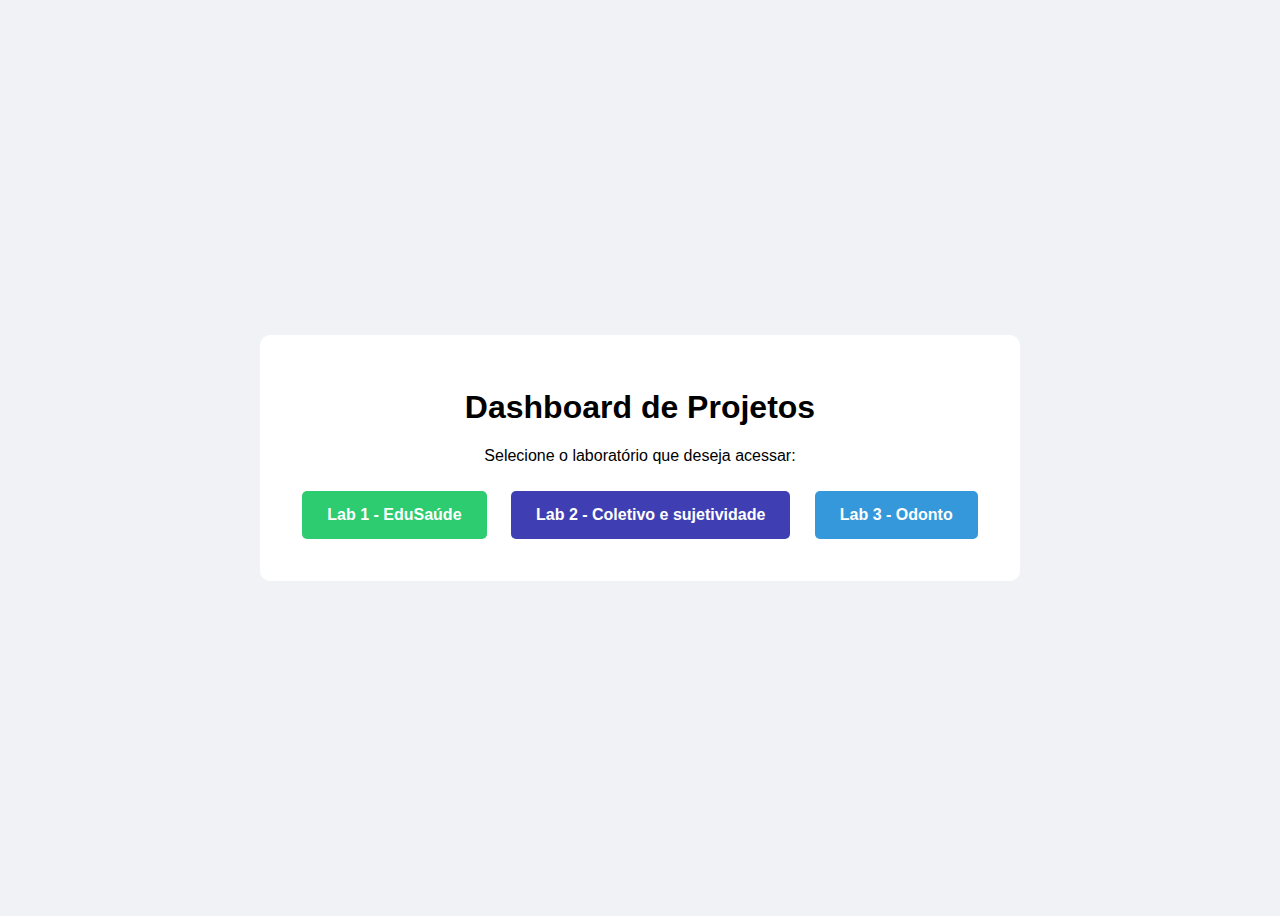
<file: index.html>
<!DOCTYPE html>
<html lang="pt-br">
<head>
    <meta charset="UTF-8">
    <title>Portal de Laboratórios</title>
    <style>
        body { font-family: sans-serif; display: flex; flex-direction: column; align-items: center; justify-content: center; height: 100vh; background: #f0f2f5; }
        .container { text-align: center; background: white; padding: 2rem; border-radius: 10px; shadow: 0 4px 6px rgba(0,0,0,0.1); }
        .btn { display: inline-block; margin: 10px; padding: 15px 25px; color: white; text-decoration: none; border-radius: 5px; font-weight: bold; }
        .btn-edu { background-color: #2ecc71; }
        .btn-odonto { background-color: #3498db; }
        .btn-coletivo { background-color: #3f3fb3}
    </style>
</head>
<body>
    <div class="container">
        <h1>Dashboard de Projetos</h1>
        <p>Selecione o laboratório que deseja acessar:</p>
        <a href="./lab1/site/index.html" class="btn btn-edu">Lab 1 - EduSaúde</a>
        <a href="./lab2/src/index.html" class="btn btn-coletivo">Lab 2 - Coletivo e sujetividade</a>
        <a href="./lab3/static/index.html" class="btn btn-odonto">Lab 3 - Odonto</a>
    </div>
</body>
</html>
</file>
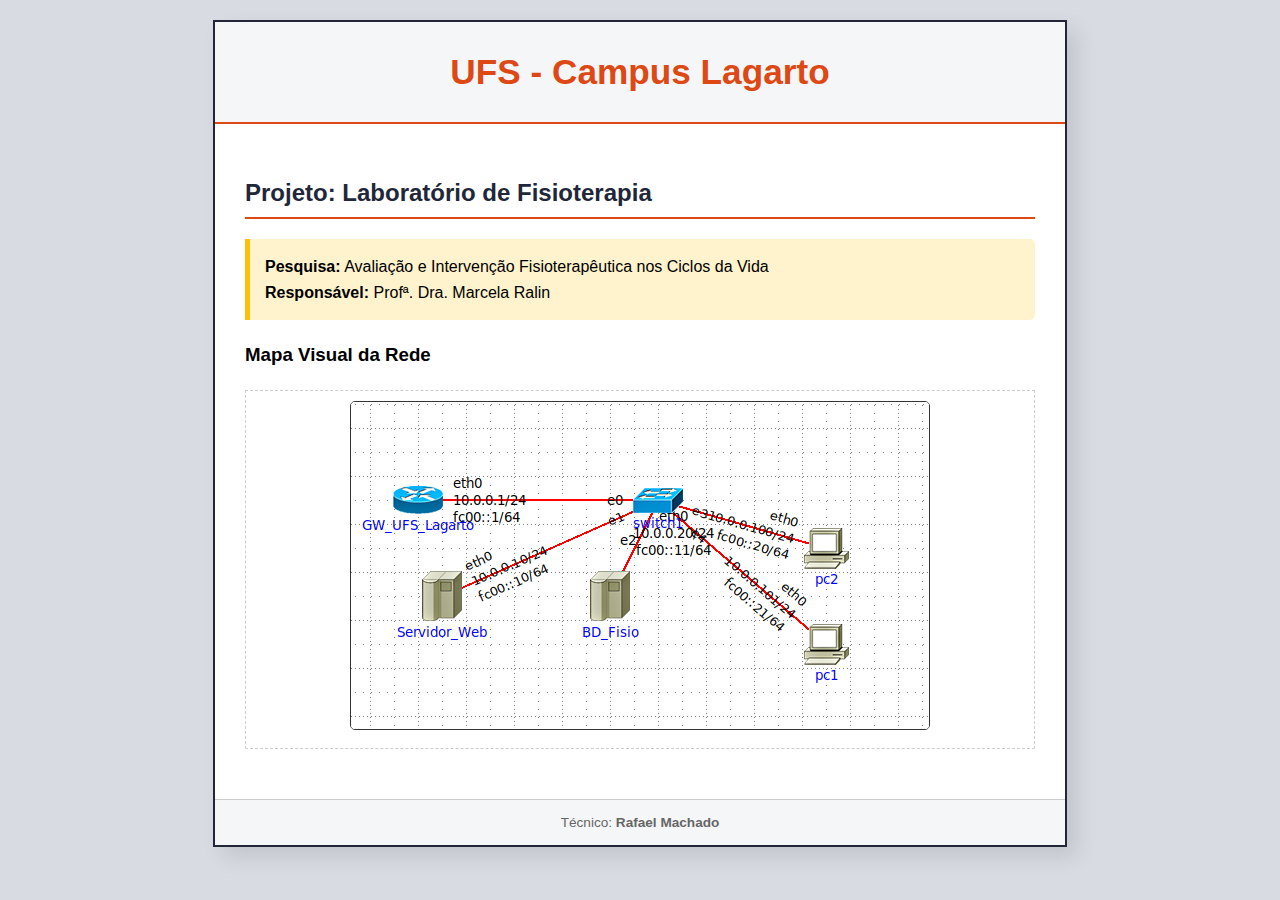
<file: lab6-fisioterapia-rafael/index.html>
<!DOCTYPE html>
<html lang="pt-br">
<head>
    <meta charset="UTF-8">
    <title>UFS Lagarto - Laboratório de Fisioterapia</title>
    <style>
        body { background-color: #D8DBE2; font-family: Ubuntu, Verdana, sans-serif; text-align: center; margin: 0; padding: 20px; }
        .main_page { width: 850px; margin: auto; border: 2px solid #212738; background-color: #FFFFFF; box-shadow: 10px 10px 20px rgba(0,0,0,0.1); }
        .page_header { background-color: #F5F6F7; padding: 30px; border-bottom: 2px solid #dd4814; }
        .logo { color: #dd4814; font-size: 2.2em; margin: 0; }
        .content { padding: 30px; text-align: left; line-height: 1.6; }
        h2 { color: #212738; border-bottom: 2px solid #dd4814; padding-bottom: 5px; }
        .highlight { background: #fff3cd; padding: 15px; border-left: 5px solid #ffc107; margin: 20px 0; border-radius: 0 5px 5px 0; }
        
        /* Box da Imagem */
        .img-container { text-align: center; margin: 20px 0; padding: 10px; border: 1px dashed #ccc; }
        .topologia-img { max-width: 100%; height: auto; border-radius: 5px; border: 1px solid #333; }

        /* Box do Código .imn */
        .imn-viewer { 
            background-color: #1e1e1e; color: #d4d4d4; padding: 20px; 
            border-radius: 5px; font-family: 'Consolas', monospace; 
            font-size: 12px; overflow: auto; max-height: 450px; 
            border: 1px solid #333; margin-top: 10px;
        }
        .footer { background-color: #F5F6F7; padding: 15px; font-size: 0.85em; color: #666; border-top: 1px solid #CCC; }
    </style>
</head>
<body>
    <div class="main_page">
        <div class="page_header">
            <h1 class="logo">UFS - Campus Lagarto</h1>
        </div>
        
        <div class="content">
            <h2>Projeto: Laboratório de Fisioterapia</h2>
            
            <div class="highlight">
                <strong>Pesquisa:</strong> Avaliação e Intervenção Fisioterapêutica nos Ciclos da Vida<br>
                <strong>Responsável:</strong> Profª. Dra. Marcela Ralin
            </div>

            <h3>Mapa Visual da Rede</h3>
            <div class="img-container">
                <img src="topologia.png" alt="Topologia da Rede IMUNES" class="topologia-img">
            </div>

        </div>

        <div class="footer">
            Técnico: <strong>Rafael Machado</strong>
        </div>
    </div>
</body>
</html>
</file>
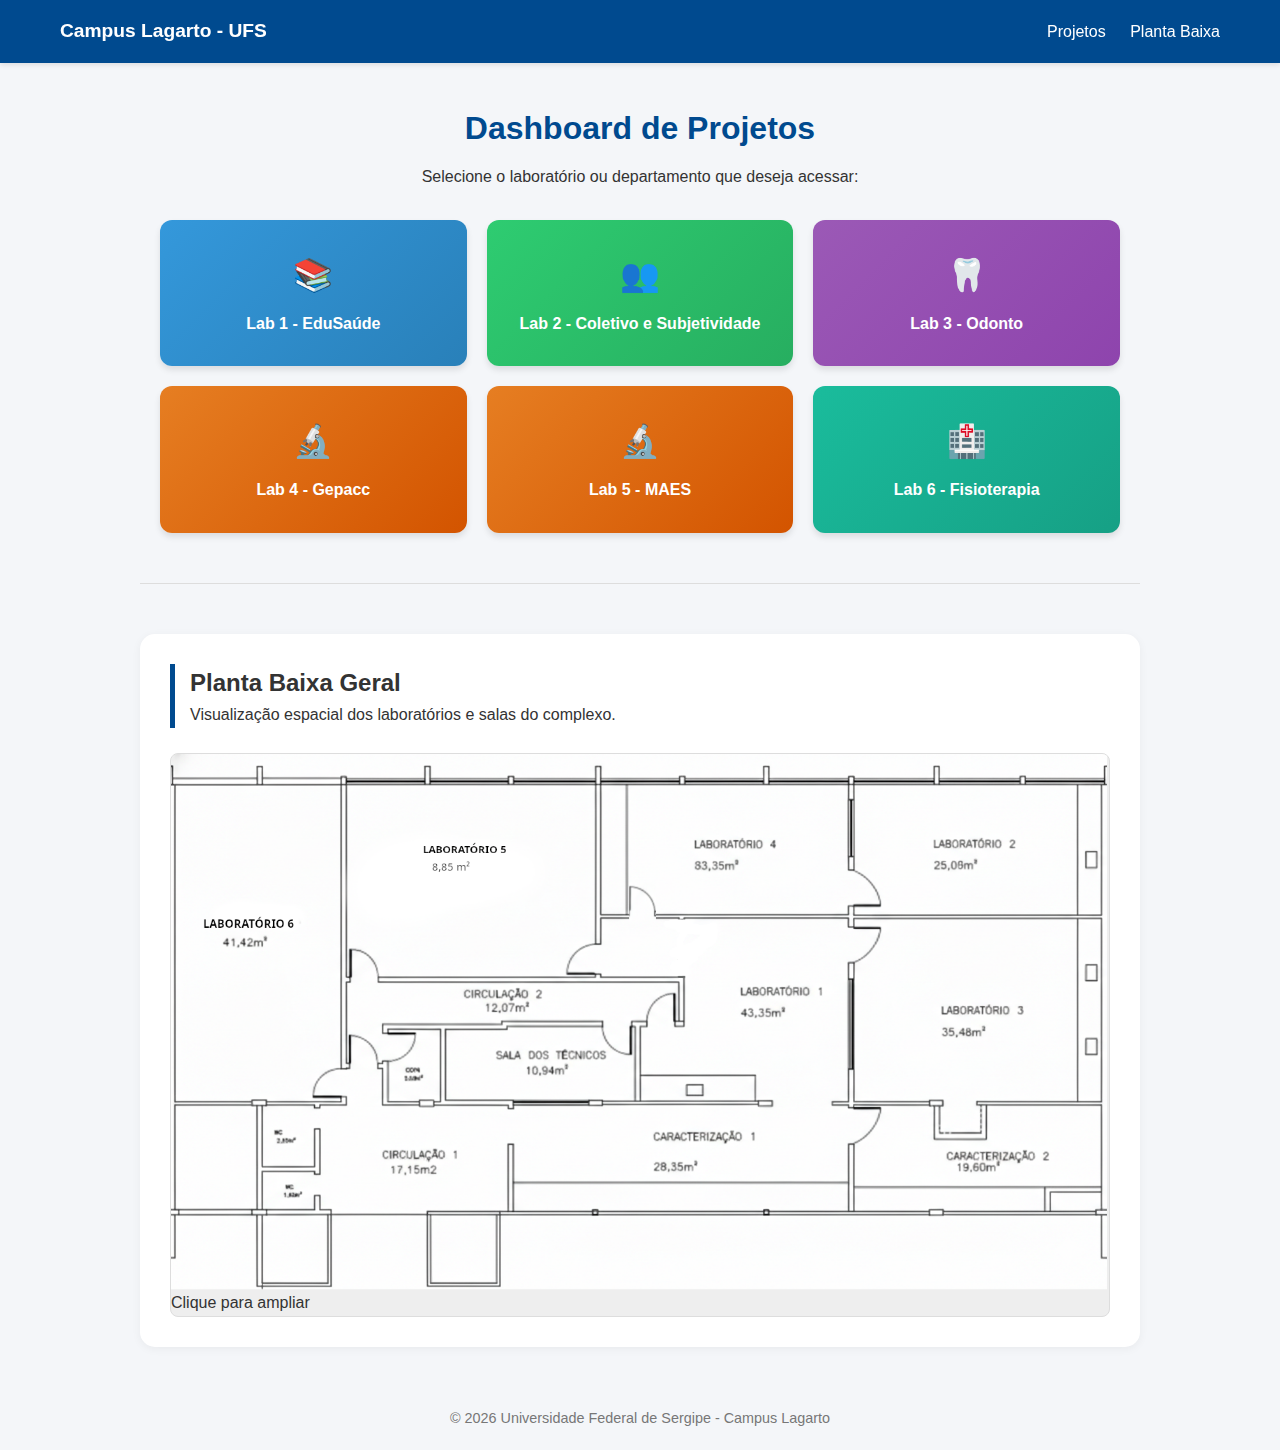
<file: web-server/index.html>
<!doctype html>
<html lang="pt-br">
    <head>
        <meta charset="UTF-8" />
        <meta name="viewport" content="width=device-width, initial-scale=1.0" />
        <title>Portal de Laboratórios - Campus Lagarto</title>
        <link rel="stylesheet" href="style.css" />
        <style>
            /* Adicionando apenas a cor do seu botão para não quebrar o style.css original */
            .btn-fisio {
                background-color: #dd4814;
                color: white;
            }
            .btn-fisio:hover {
                background-color: #bf3e11;
            }
        </style>
    </head>
    <body>
        <header>
            <div class="header-content">
                <div class="logo">Campus Lagarto - UFS</div>
                <nav>
                    <a href="#projetos">Projetos</a>
                    <a href="#planta">Planta Baixa</a>
                </nav>
            </div>
        </header>

        <section id="projetos" class="container">
            <div class="intro">
                <h1>Dashboard de Projetos</h1>
                <p>
                    Selecione o laboratório ou departamento que deseja acessar:
                </p>
            </div>

            <div class="grid-buttons">
                <a href="./lab1/site/index.html" class="btn btn-edu">
                    <span class="icon">📚</span>
                    <span>Lab 1 - EduSaúde</span>
                </a>

                <a href="./lab2/src/index.html" class="btn btn-coletivo">
                    <span class="icon">👥</span>
                    <span>Lab 2 - Coletivo e Subjetividade</span>
                </a>

                <a href="./lab3/static/index.html" class="btn btn-odonto">
                    <span class="icon">🦷</span>
                    <span>Lab 3 - Odonto</span>
                </a>

                <a href="./lab4/site/index.html" class="btn btn-lab4">
                    <span class="icon">🔬</span>
                    <span>Lab 4 - Gepacc</span>
                </a>

                <a href="./lab5/index.html" class="btn btn-lab4">
                    <span class="icon">🔬</span>
                    <span>Lab 5 - MAES</span>
                </a>

                <a href="./lab6/index.html" class="btn btn-fisio">
                    <span class="icon">🏥</span>
                    <span>Lab 6 - Fisioterapia</span>
                </a>
            </div>
        </section>

        <hr class="divider" />

        <section id="planta" class="container planta-section">
            <div class="section-header">
                <h2>Planta Baixa Geral</h2>
                <p>
                    Visualização espacial dos laboratórios e salas do complexo.
                </p>
            </div>

            <div class="planta-container">
                <div class="map-viewer">
                    <img src="./planta.png" alt="Planta Baixa do Campus" />
                    <div class="map-overlay">Clique para ampliar</div>
                </div>
            </div>
        </section>

        <footer>
            <p>&copy; 2026 Universidade Federal de Sergipe - Campus Lagarto</p>
        </footer>
    </body>
</html>
</file>
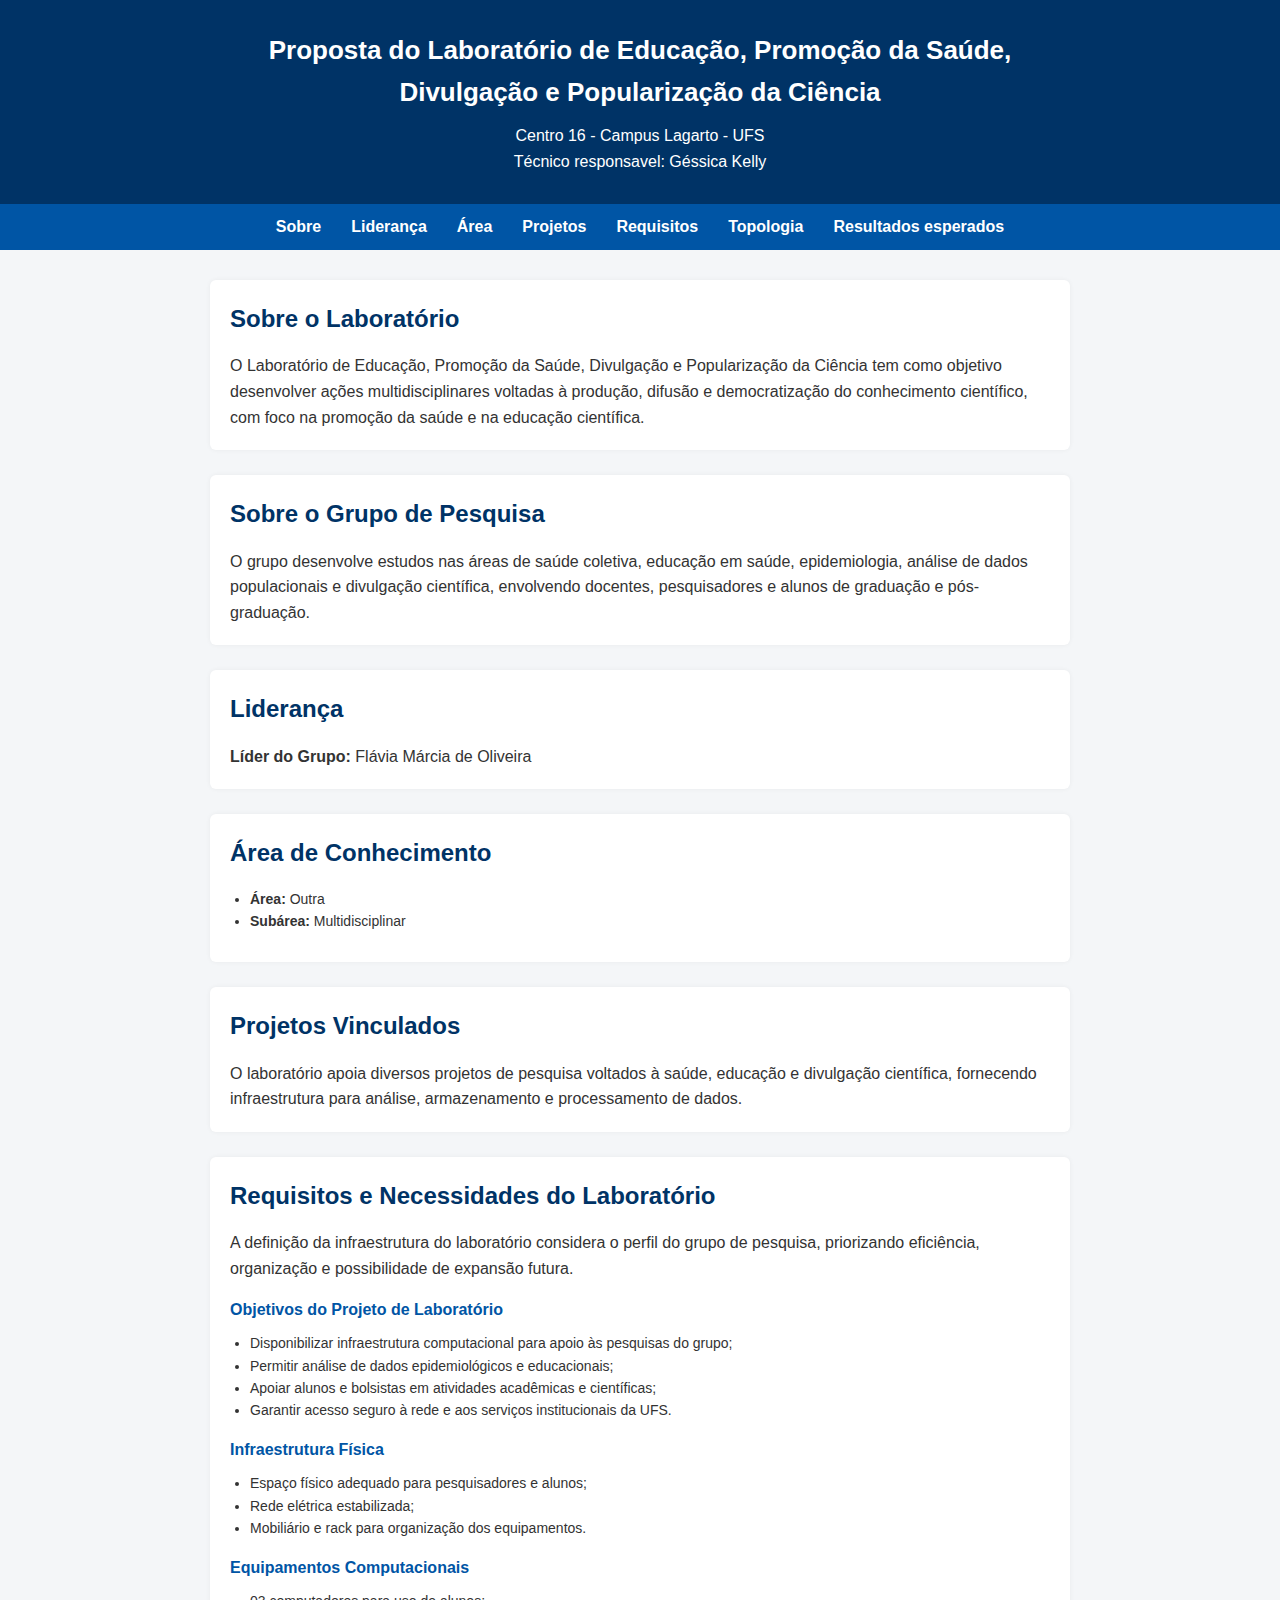
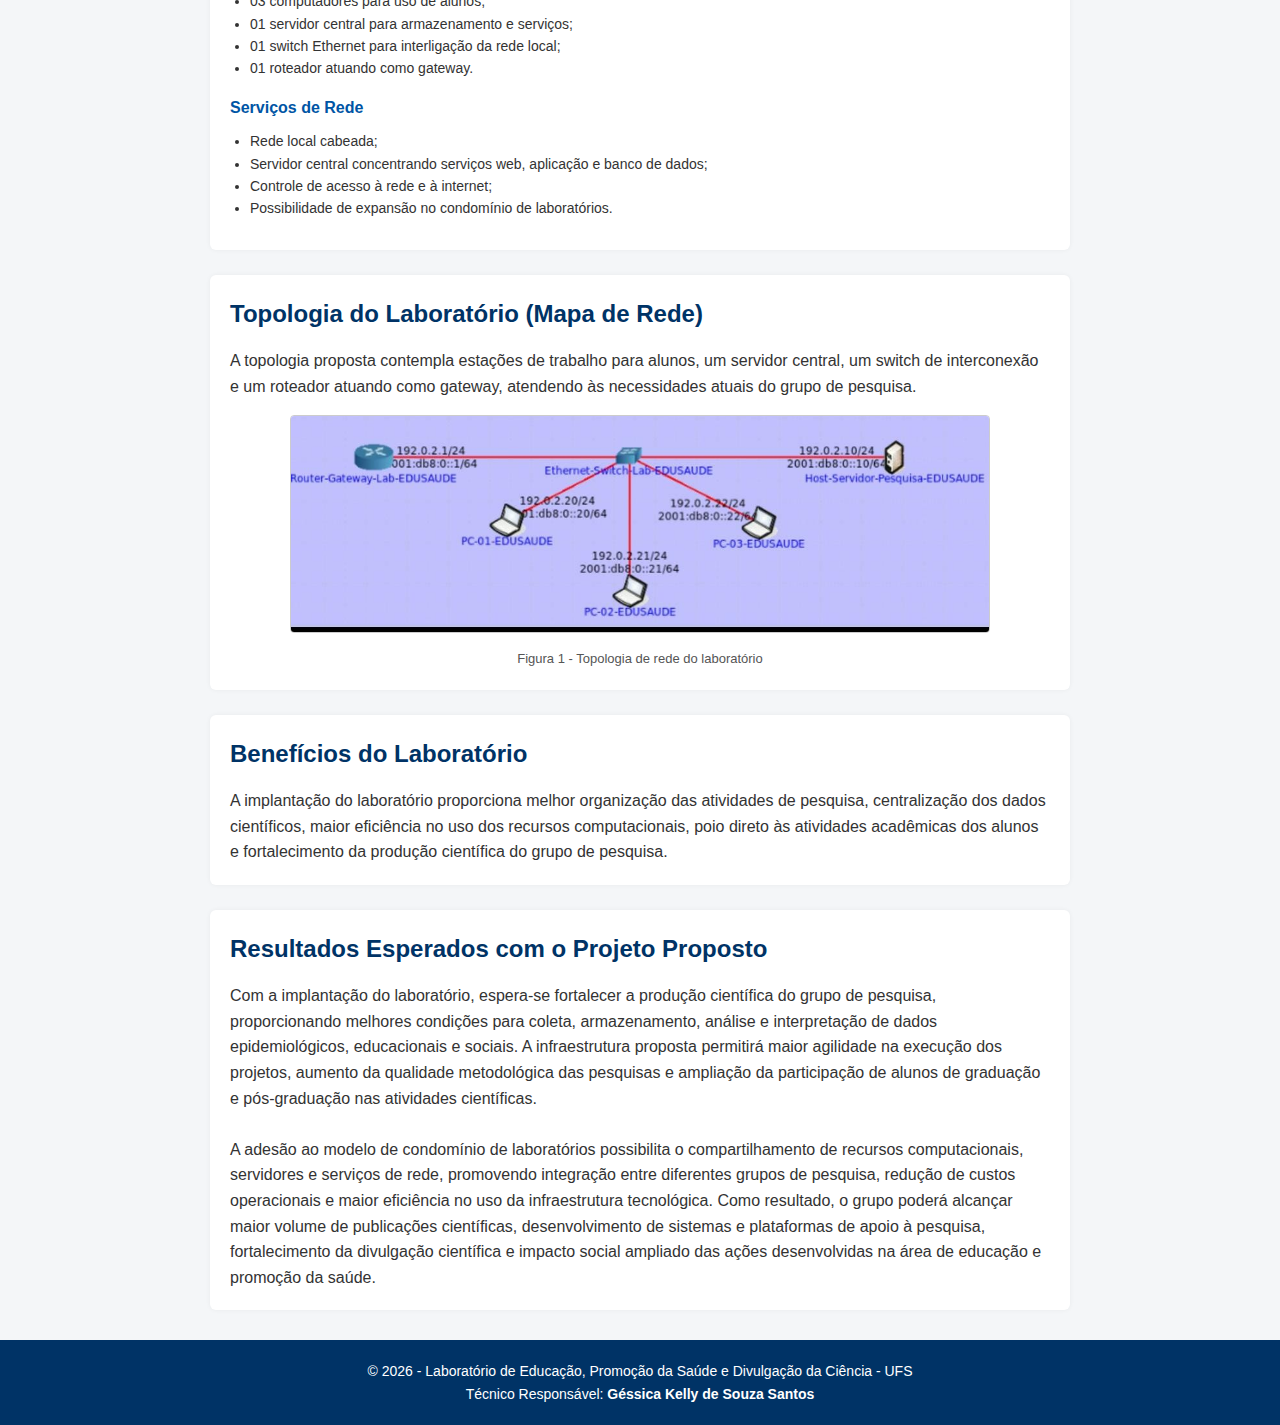
<file: lab1-edusaude-gessica/site/index.html>
<!DOCTYPE html>
<html lang="pt-BR">

<head>
    <meta charset="UTF-8">
    <title>Laboratório de Educação, Promoção da Saúde e Divulgação da Ciência</title>
    <link rel="stylesheet" href="./style.css">
</head>

<body>

<header>
    <h1>
        Proposta do Laboratório de Educação, Promoção da Saúde,<br>
        Divulgação e Popularização da Ciência
    </h1>
    <p>Centro 16 - Campus Lagarto - UFS</p>
    <p>Técnico responsavel: Géssica Kelly</p>
</header>

<nav>
    <ul>
        <li><a href="#sobre">Sobre</a></li>
        <li><a href="#lideranca">Liderança</a></li>
        <li><a href="#area">Área</a></li>
        <li><a href="#projetos">Projetos</a></li>
        <li><a href="#requisitos">Requisitos</a></li>
        <li><a href="#topologia">Topologia</a></li>
        <li><a href="#resultados">Resultados esperados</a></li>
    </ul>
</nav>

<main>

<section id="sobre">
    <h2>Sobre o Laboratório</h2>
    <p>
        O Laboratório de Educação, Promoção da Saúde, Divulgação e Popularização da Ciência tem como
        objetivo desenvolver ações multidisciplinares voltadas à produção, difusão e democratização
        do conhecimento científico, com foco na promoção da saúde e na educação científica.
    </p>
</section>

<section>
    <h2>Sobre o Grupo de Pesquisa</h2>
    <p>
        O grupo desenvolve estudos nas áreas de saúde coletiva, educação em saúde, epidemiologia,
        análise de dados populacionais e divulgação científica, envolvendo docentes, pesquisadores
        e alunos de graduação e pós-graduação.
    </p>
</section>

<section id="lideranca">
    <h2>Liderança</h2>
    <p><strong>Líder do Grupo:</strong> Flávia Márcia de Oliveira</p>
</section>

<section id="area">
    <h2>Área de Conhecimento</h2>
    <ul>
        <li><strong>Área:</strong> Outra</li>
        <li><strong>Subárea:</strong> Multidisciplinar</li>
    </ul>
</section>

<section id="projetos">
    <h2>Projetos Vinculados</h2>
    <p>
        O laboratório apoia diversos projetos de pesquisa voltados à saúde, educação e divulgação
        científica, fornecendo infraestrutura para análise, armazenamento e processamento de dados.
    </p>
</section>

<section id="requisitos">
    <h2>Requisitos e Necessidades do Laboratório</h2>
    <p>
        A definição da infraestrutura do laboratório considera o perfil do grupo de pesquisa,
        priorizando eficiência, organização e possibilidade de expansão futura.
    </p>

    <h3>Objetivos do Projeto de Laboratório</h3>
    <ul>
        <li>Disponibilizar infraestrutura computacional para apoio às pesquisas do grupo;</li>
        <li>Permitir análise de dados epidemiológicos e educacionais;</li>
        <li>Apoiar alunos e bolsistas em atividades acadêmicas e científicas;</li>
        <li>Garantir acesso seguro à rede e aos serviços institucionais da UFS.</li>
    </ul>

    <h3>Infraestrutura Física</h3>
    <ul>
        <li>Espaço físico adequado para pesquisadores e alunos;</li>
        <li>Rede elétrica estabilizada;</li>
        <li>Mobiliário e rack para organização dos equipamentos.</li>
    </ul>

    <h3>Equipamentos Computacionais</h3>
    <ul>
        <li>03 computadores para uso de alunos;</li>
        <li>01 servidor central para armazenamento e serviços;</li>
        <li>01 switch Ethernet para interligação da rede local;</li>
        <li>01 roteador atuando como gateway.</li>
    </ul>

    <h3>Serviços de Rede</h3>
    <ul>
        <li>Rede local cabeada;</li>
        <li>Servidor central concentrando serviços web, aplicação e banco de dados;</li>
        <li>Controle de acesso à rede e à internet;</li>
        <li>Possibilidade de expansão no condomínio de laboratórios.</li>
    </ul>
</section>

<section id="topologia">
    <h2>Topologia do Laboratório (Mapa de Rede)</h2>
    <p>
        A topologia proposta contempla estações de trabalho para alunos, um servidor central,
        um switch de interconexão e um roteador atuando como gateway, atendendo às necessidades
        atuais do grupo de pesquisa.
    </p>

    <div class="imagem">
        <img src="../topologia/topologia-edusaude.jpeg" alt="Topologia">
        <p class="legenda">Figura 1 - Topologia de rede do laboratório</p>
    </div>
</section>

<section>
    <h2>Benefícios do Laboratório</h2>
    <p>
        A implantação do laboratório proporciona melhor organização das atividades de pesquisa, centralização dos dados científicos, maior eficiência no uso dos recursos computacionais, poio direto às atividades acadêmicas dos alunos e fortalecimento da produção científica do grupo de pesquisa.
    </p>
</section>

<section id="resultados">
    <h2>Resultados Esperados com o Projeto Proposto</h2>
    <p>
        Com a implantação do laboratório, espera-se fortalecer a produção científica do grupo de pesquisa,
        proporcionando melhores condições para coleta, armazenamento, análise e interpretação de dados
        epidemiológicos, educacionais e sociais. A infraestrutura proposta permitirá maior agilidade na
        execução dos projetos, aumento da qualidade metodológica das pesquisas e ampliação da participação
        de alunos de graduação e pós-graduação nas atividades científicas.
    </p>
    <br>
    <p>
        A adesão ao modelo de condomínio de laboratórios possibilita o compartilhamento de recursos
        computacionais, servidores e serviços de rede, promovendo integração entre diferentes grupos de
        pesquisa, redução de custos operacionais e maior eficiência no uso da infraestrutura tecnológica.
        Como resultado, o grupo poderá alcançar maior volume de publicações científicas, desenvolvimento
        de sistemas e plataformas de apoio à pesquisa, fortalecimento da divulgação científica e impacto
        social ampliado das ações desenvolvidas na área de educação e promoção da saúde.
    </p>
</section>


</main>

<footer>
    <p>© 2026 - Laboratório de Educação, Promoção da Saúde e Divulgação da Ciência - UFS</p>
    <p>Técnico Responsável: <strong>Géssica Kelly de Souza Santos</strong></p>
</footer>

</body>
</html>
</file>
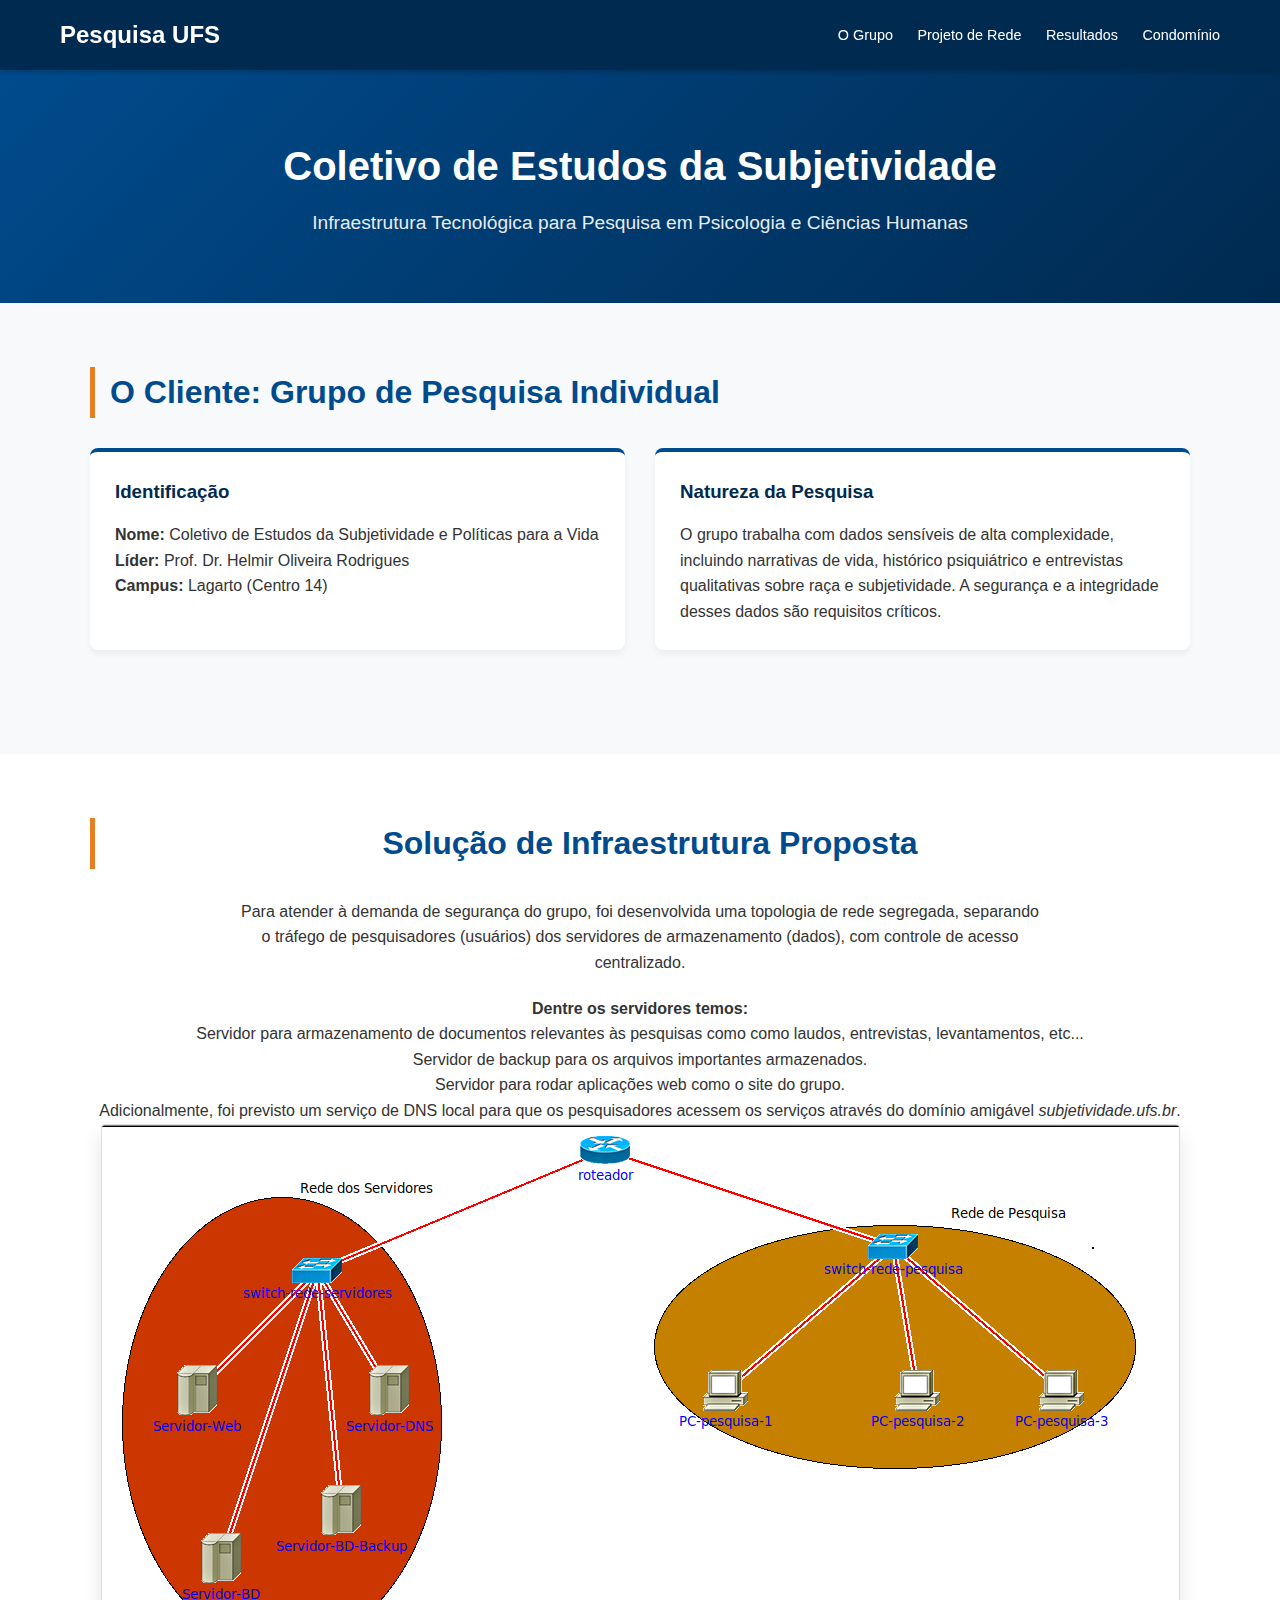
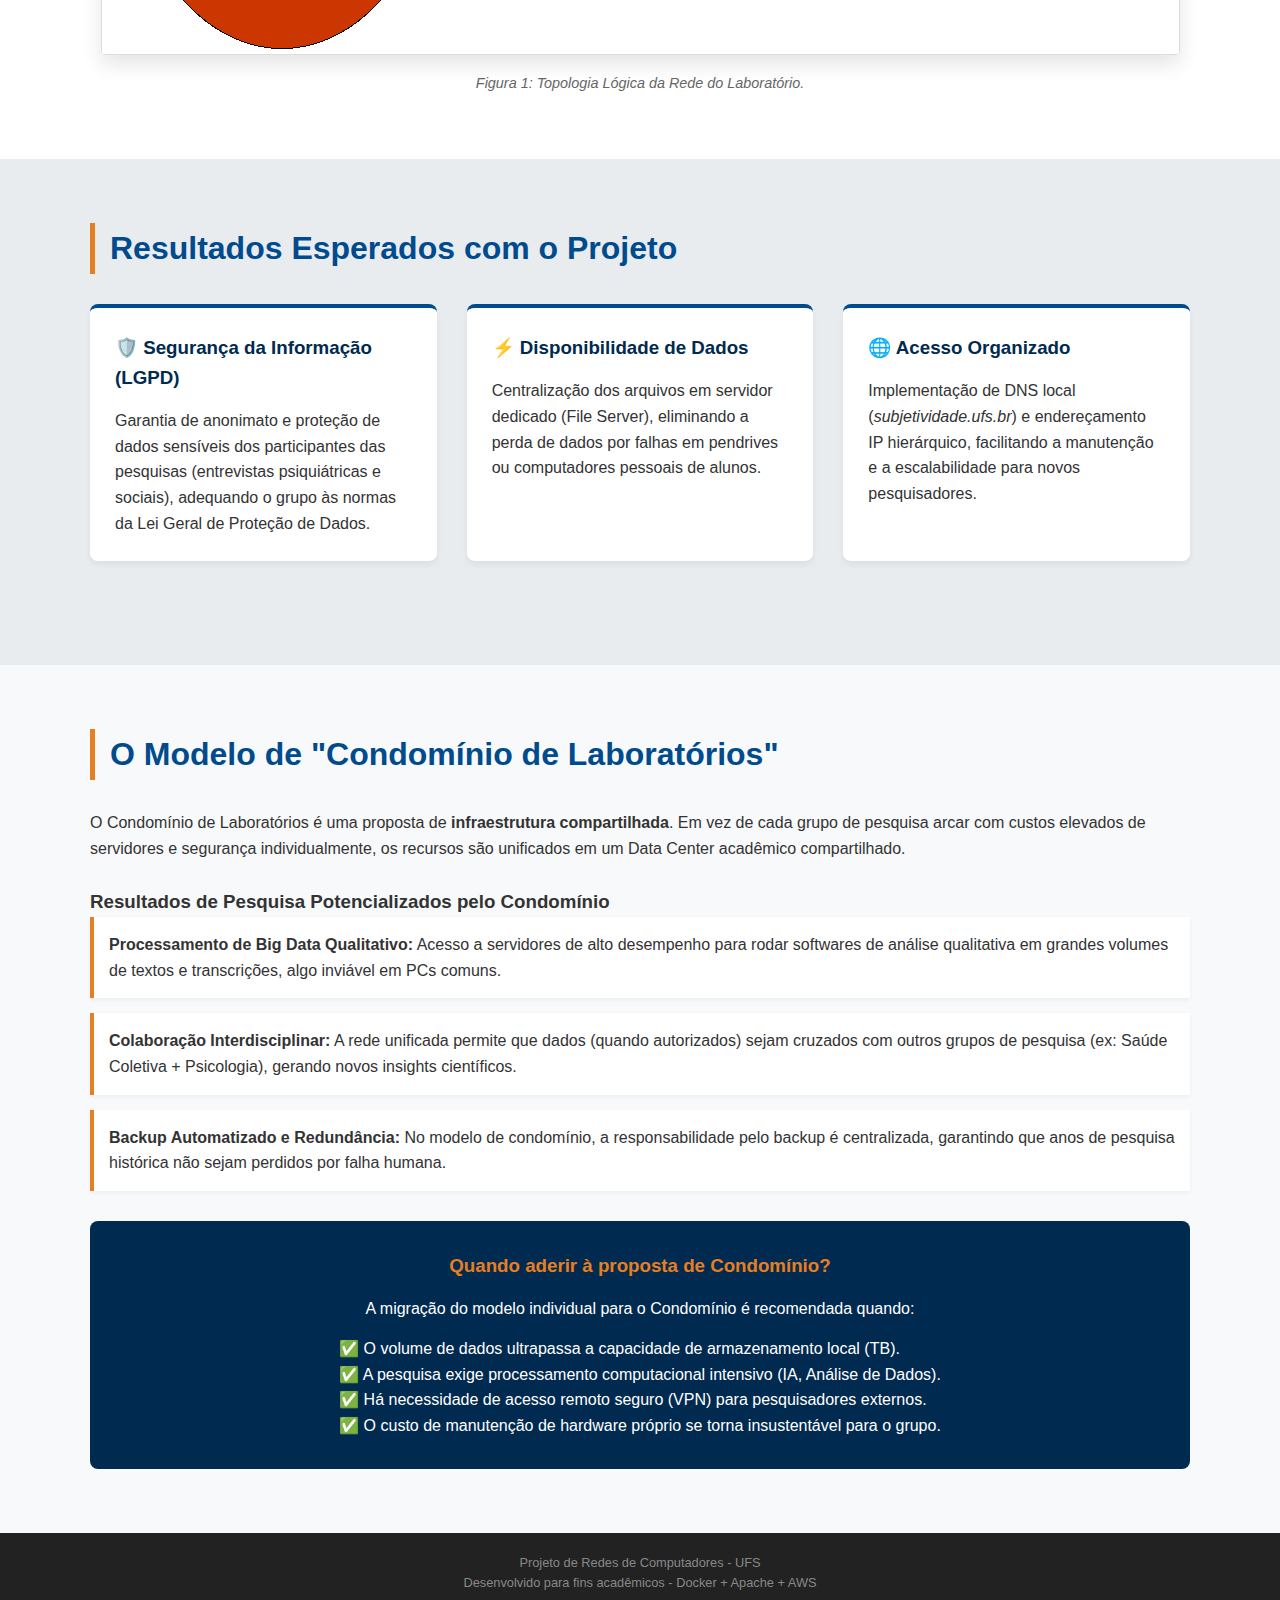
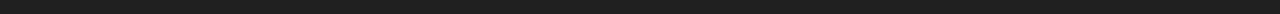
<file: lab2-coletivosubjetividade-JoaoPedro/src/index.html>
<!DOCTYPE html>
<html lang="pt-br">
<head>
    <meta charset="UTF-8">
    <meta name="viewport" content="width=device-width, initial-scale=1.0">
    <title>Infraestrutura de Pesquisa - Coletivo Subjetividade UFS</title>
    <style>
        /* --- RESET E VARIÁVEIS --- */
        :root {
            --ufs-blue: #004b8d;
            --ufs-dark: #002a50;
            --accent: #e67e22;
            --light-bg: #f8f9fa;
            --white: #ffffff;
            --text: #333333;
        }
        * { box-sizing: border-box; margin: 0; padding: 0; }
        
        body {
            font-family: 'Segoe UI', Roboto, Helvetica, Arial, sans-serif;
            line-height: 1.6;
            color: var(--text);
            background-color: var(--light-bg);
        }

        /* --- NAVEGAÇÃO --- */
        nav {
            background-color: var(--ufs-dark);
            color: var(--white);
            padding: 1rem 0;
            position: sticky;
            top: 0;
            z-index: 1000;
            box-shadow: 0 2px 5px rgba(0,0,0,0.2);
        }
        .nav-container {
            max-width: 1200px;
            margin: 0 auto;
            display: flex;
            justify-content: space-between;
            align-items: center;
            padding: 0 20px;
        }
        .logo { font-size: 1.5rem; font-weight: bold; }
        .nav-links a {
            color: var(--white);
            text-decoration: none;
            margin-left: 20px;
            font-size: 0.9rem;
            transition: color 0.3s;
        }
        .nav-links a:hover { color: var(--accent); }

        /* --- HEADER HERO --- */
        header {
            background: linear-gradient(135deg, var(--ufs-blue), var(--ufs-dark));
            color: var(--white);
            padding: 4rem 20px;
            text-align: center;
        }
        header h1 { font-size: 2.5rem; margin-bottom: 10px; }
        header p { font-size: 1.2rem; opacity: 0.9; max-width: 800px; margin: 0 auto; }

        /* --- SEÇÕES GERAIS --- */
        section { padding: 4rem 20px; }
        .container { max-width: 1100px; margin: 0 auto; }
        
        h2 {
            color: var(--ufs-blue);
            border-left: 5px solid var(--accent);
            padding-left: 15px;
            margin-bottom: 30px;
            font-size: 2rem;
        }

        /* --- GRID DE INFORMAÇÕES --- */
        .info-grid {
            display: grid;
            grid-template-columns: repeat(auto-fit, minmax(300px, 1fr));
            gap: 30px;
            margin-bottom: 40px;
        }
        .card {
            background: var(--white);
            padding: 25px;
            border-radius: 8px;
            box-shadow: 0 4px 6px rgba(0,0,0,0.05);
            border-top: 4px solid var(--ufs-blue);
        }
        .card h3 { margin-bottom: 15px; color: var(--ufs-dark); }

        /* --- TOPOLOGIA --- */
        .topology-section { text-align: center; background-color: var(--white); }
        .topology-img {
            max-width: 100%;
            height: auto;
            border: 1px solid #ddd;
            border-radius: 4px;
            box-shadow: 0 10px 20px rgba(0,0,0,0.1);
        }
        .caption { margin-top: 10px; color: #666; font-style: italic; font-size: 0.9rem; }

        /* --- CONDOMÍNIO E ADESÃO --- */
        .condominio-bg { background-color: #e9ecef; }
        
        .results-list { list-style: none; }
        .results-list li {
            background: var(--white);
            margin-bottom: 15px;
            padding: 15px;
            border-left: 4px solid var(--accent);
            box-shadow: 0 2px 4px rgba(0,0,0,0.05);
        }

        .cta-box {
            background-color: var(--ufs-dark);
            color: var(--white);
            padding: 30px;
            border-radius: 8px;
            text-align: center;
            margin-top: 30px;
        }
        .cta-box h3 { color: var(--accent); margin-bottom: 15px; }

        /* --- FOOTER --- */
        footer {
            background-color: #222;
            color: #888;
            text-align: center;
            padding: 20px;
            margin-top: auto;
            font-size: 0.8rem;
        }
    </style>
</head>
<body>

    <nav>
        <div class="nav-container">
            <div class="logo">Pesquisa UFS</div>
            <div class="nav-links">
                <a href="#grupo">O Grupo</a>
                <a href="#projeto">Projeto de Rede</a>
                <a href="#resultados">Resultados</a>
                <a href="#condominio">Condomínio</a>
            </div>
        </div>
    </nav>

    <header>
        <div class="container">
            <h1>Coletivo de Estudos da Subjetividade</h1>
            <p>Infraestrutura Tecnológica para Pesquisa em Psicologia e Ciências Humanas</p>
        </div>
    </header>

    <section id="grupo">
        <div class="container">
            <h2>O Cliente: Grupo de Pesquisa Individual</h2>
            <div class="info-grid">
                <div class="card">
                    <h3>Identificação</h3>
                    <p><strong>Nome:</strong> Coletivo de Estudos da Subjetividade e Políticas para a Vida</p>
                    <p><strong>Líder:</strong> Prof. Dr. Helmir Oliveira Rodrigues</p>
                    <p><strong>Campus:</strong> Lagarto (Centro 14)</p>
                </div>
                <div class="card">
                    <h3>Natureza da Pesquisa</h3>
                    <p>O grupo trabalha com dados sensíveis de alta complexidade, incluindo narrativas de vida, histórico psiquiátrico e entrevistas qualitativas sobre raça e subjetividade. A segurança e a integridade desses dados são requisitos críticos.</p>
                </div>
            </div>
        </div>
    </section>

    <section id="projeto" class="topology-section">
        <div class="container">
            <h2>Solução de Infraestrutura Proposta</h2>
            <p style="margin-bottom: 20px; max-width: 800px; margin-left: auto; margin-right: auto;">
                Para atender à demanda de segurança do grupo, foi desenvolvida uma topologia de rede segregada, separando o tráfego de pesquisadores (usuários) dos servidores de armazenamento (dados), com controle de acesso centralizado.
            </p>
            <strong>Dentre os servidores temos:</strong>
                <p>Servidor para armazenamento de documentos relevantes às pesquisas como como laudos, entrevistas, levantamentos, etc...</p>
                <p>Servidor de backup para os arquivos importantes armazenados.</p>
                <p>Servidor para rodar aplicações web como o site do grupo.</p>
                <p>Adicionalmente, foi previsto um serviço de DNS local para que os pesquisadores acessem os serviços através do domínio amigável <em>subjetividade.ufs.br</em>.</p>
           <img src="../imgs/topologia.png" alt="Diagrama da Topologia de Rede" class="topology-img">
            <p class="caption">Figura 1: Topologia Lógica da Rede do Laboratório.</p>
        </div>
    </section>

    <section id="resultados" class="condominio-bg">
        <div class="container">
            <h2>Resultados Esperados com o Projeto</h2>
            <div class="info-grid">
                <div class="card">
                    <h3>🛡️ Segurança da Informação (LGPD)</h3>
                    <p>Garantia de anonimato e proteção de dados sensíveis dos participantes das pesquisas (entrevistas psiquiátricas e sociais), adequando o grupo às normas da Lei Geral de Proteção de Dados.</p>
                </div>
                <div class="card">
                    <h3>⚡ Disponibilidade de Dados</h3>
                    <p>Centralização dos arquivos em servidor dedicado (File Server), eliminando a perda de dados por falhas em pendrives ou computadores pessoais de alunos.</p>
                </div>
                <div class="card">
                    <h3>🌐 Acesso Organizado</h3>
                    <p>Implementação de DNS local (<em>subjetividade.ufs.br</em>) e endereçamento IP hierárquico, facilitando a manutenção e a escalabilidade para novos pesquisadores.</p>
                </div>
            </div>
        </div>
    </section>

    <section id="condominio">
        <div class="container">
            <h2>O Modelo de "Condomínio de Laboratórios"</h2>
            <p>O Condomínio de Laboratórios é uma proposta de <strong>infraestrutura compartilhada</strong>. Em vez de cada grupo de pesquisa arcar com custos elevados de servidores e segurança individualmente, os recursos são unificados em um Data Center acadêmico compartilhado.</p>
            
            <br>

            <h3>Resultados de Pesquisa Potencializados pelo Condomínio</h3>
            <ul class="results-list">
                <li>
                    <strong>Processamento de Big Data Qualitativo:</strong> Acesso a servidores de alto desempenho para rodar softwares de análise qualitativa em grandes volumes de textos e transcrições, algo inviável em PCs comuns.
                </li>
                <li>
                    <strong>Colaboração Interdisciplinar:</strong> A rede unificada permite que dados (quando autorizados) sejam cruzados com outros grupos de pesquisa (ex: Saúde Coletiva + Psicologia), gerando novos insights científicos.
                </li>
                <li>
                    <strong>Backup Automatizado e Redundância:</strong> No modelo de condomínio, a responsabilidade pelo backup é centralizada, garantindo que anos de pesquisa histórica não sejam perdidos por falha humana.
                </li>
            </ul>

            <div class="cta-box">
                <h3>Quando aderir à proposta de Condomínio?</h3>
                <p>A migração do modelo individual para o Condomínio é recomendada quando:</p>
                <div style="text-align: left; display: inline-block; margin-top: 15px;">
                    <p>✅ O volume de dados ultrapassa a capacidade de armazenamento local (TB).</p>
                    <p>✅ A pesquisa exige processamento computacional intensivo (IA, Análise de Dados).</p>
                    <p>✅ Há necessidade de acesso remoto seguro (VPN) para pesquisadores externos.</p>
                    <p>✅ O custo de manutenção de hardware próprio se torna insustentável para o grupo.</p>
                </div>
            </div>
        </div>
    </section>

    <footer>
        <p>Projeto de Redes de Computadores - UFS</p>
        <p>Desenvolvido para fins acadêmicos - Docker + Apache + AWS</p>
    </footer>

</body>
</html>
</file>
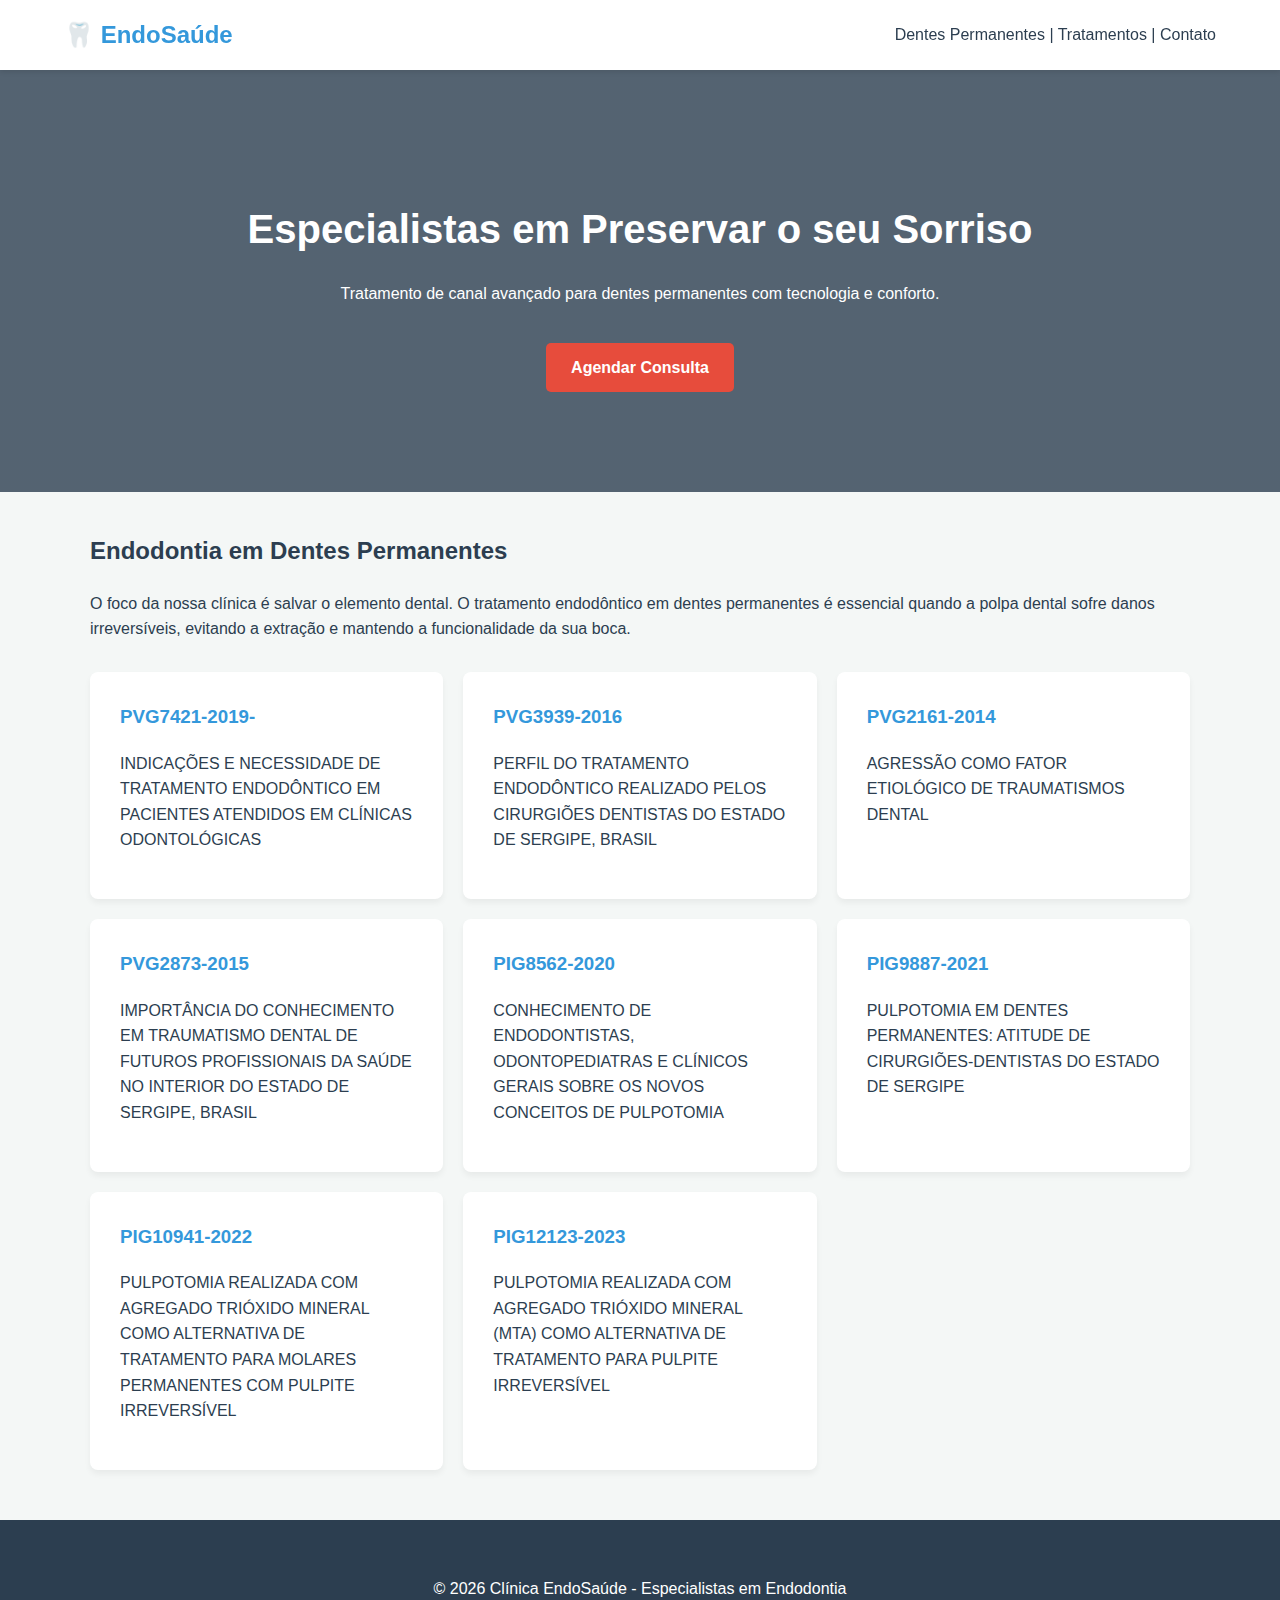
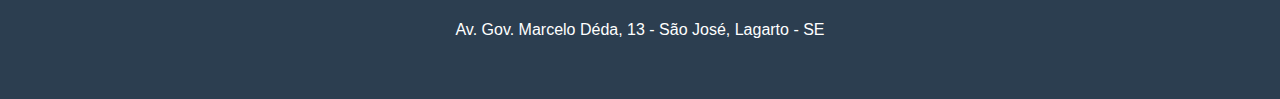
<file: lab2-Odonto-Marco/static/index.html>
<!DOCTYPE html>
<html lang="pt-br">
<head>
    <meta charset="UTF-8">
    <meta name="viewport" content="width=device-width, initial-scale=1.0">
    <title>EndoSaúde | Especialista em Dentes Permanentes</title>
    <link rel="stylesheet" href="style.css">
</head>
<body>

<header>
    <div class="logo">🦷 EndoSaúde</div>
    <nav>Dentes Permanentes | Tratamentos | Contato</nav>
</header>

<section class="hero">
    <h1>Especialistas em Preservar o seu Sorriso</h1>
    <p>Tratamento de canal avançado para dentes permanentes com tecnologia e conforto.</p>
    <a href="#" class="cta-button">Agendar Consulta</a>
</section>

<div class="container">
    <section>
        <h2>Endodontia em Dentes Permanentes</h2>
        <p>O foco da nossa clínica é salvar o elemento dental. O tratamento endodôntico em dentes permanentes é essencial quando a polpa dental sofre danos irreversíveis, evitando a extração e mantendo a funcionalidade da sua boca.</p>
        
        <div class="grid">
            <div class="card">
                <h3>PVG7421-2019-</h3>
                <p>INDICAÇÕES E NECESSIDADE DE TRATAMENTO ENDODÔNTICO EM PACIENTES ATENDIDOS EM CLÍNICAS ODONTOLÓGICAS</p>
            </div>
            <div class="card">
                <h3>PVG3939-2016</h3>
                <p>PERFIL DO TRATAMENTO ENDODÔNTICO REALIZADO PELOS CIRURGIÕES DENTISTAS DO ESTADO DE SERGIPE, BRASIL</p>
            </div>
            <div class="card">
                <h3>
                    PVG2161-2014
                </h3>
                <p>AGRESSÃO COMO FATOR ETIOLÓGICO DE TRAUMATISMOS DENTAL</p>
            </div>
            <div class="card">
                <h3>PVG2873-2015</h3>
                <p>IMPORTÂNCIA DO CONHECIMENTO EM TRAUMATISMO DENTAL DE FUTUROS PROFISSIONAIS DA SAÚDE NO INTERIOR DO ESTADO DE SERGIPE, BRASIL</p>
            </div>
            <div class="card">
                <h3>PIG8562-2020</h3>
                <p>CONHECIMENTO DE ENDODONTISTAS, ODONTOPEDIATRAS E CLÍNICOS GERAIS SOBRE OS NOVOS CONCEITOS DE PULPOTOMIA</p>
            </div>
            <div class="card">
                <h3>PIG9887-2021</h3>
                <p>
                    PULPOTOMIA EM DENTES PERMANENTES: ATITUDE DE CIRURGIÕES-DENTISTAS DO ESTADO DE SERGIPE
                </p>
            </div>
            <div class="card">
                <h3>PIG10941-2022</h3>
                <p>PULPOTOMIA REALIZADA COM AGREGADO TRIÓXIDO MINERAL COMO ALTERNATIVA DE TRATAMENTO PARA MOLARES PERMANENTES COM PULPITE IRREVERSÍVEL</p>
            </div>
            <div class="card">
                <h3>PIG12123-2023</h3>
                <p>
                    PULPOTOMIA REALIZADA COM AGREGADO TRIÓXIDO MINERAL (MTA) COMO ALTERNATIVA DE TRATAMENTO PARA PULPITE IRREVERSÍVEL
                </p>
            </div>
        </div>
    </section>

</div>

<footer>
    <p>&copy; 2026 Clínica EndoSaúde - Especialistas em Endodontia</p>
    <p>Av. Gov. Marcelo Déda, 13 - São José, Lagarto - SE</p>
</footer>

</body>
</html>
</file>
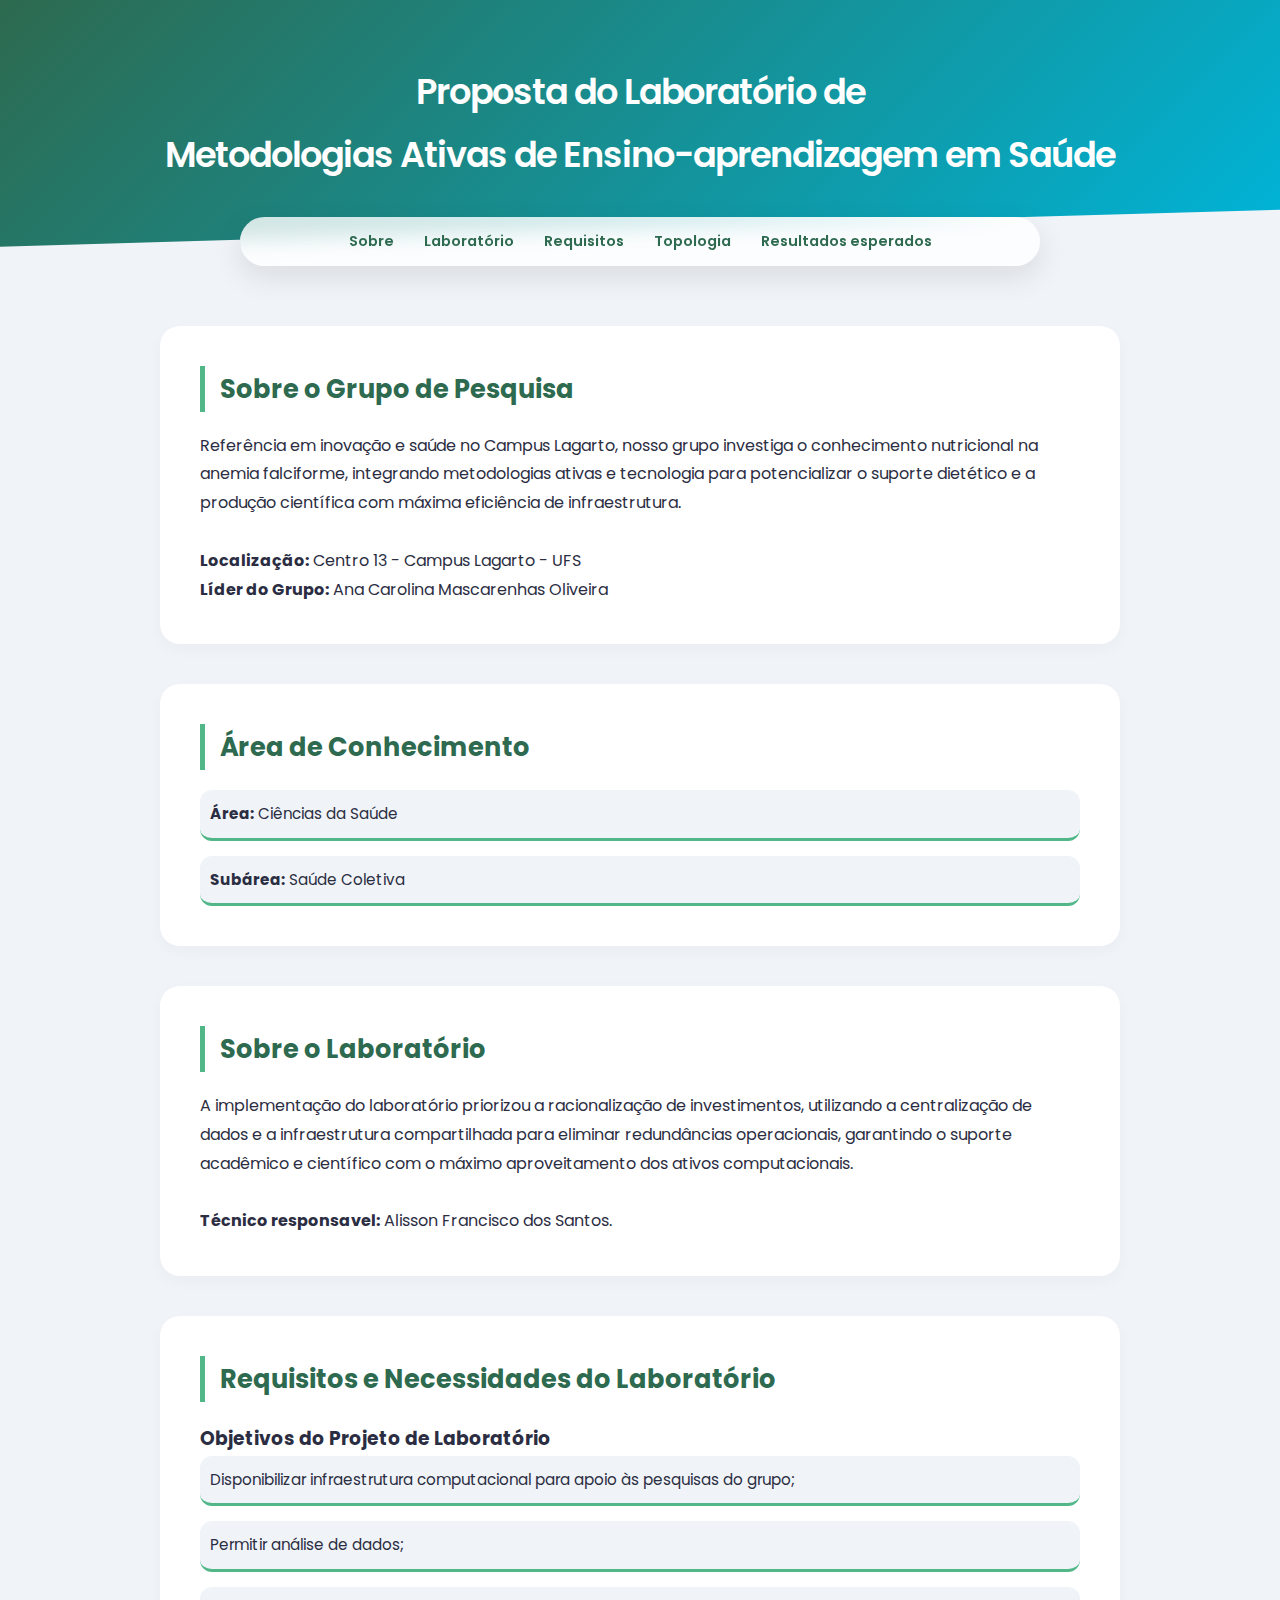
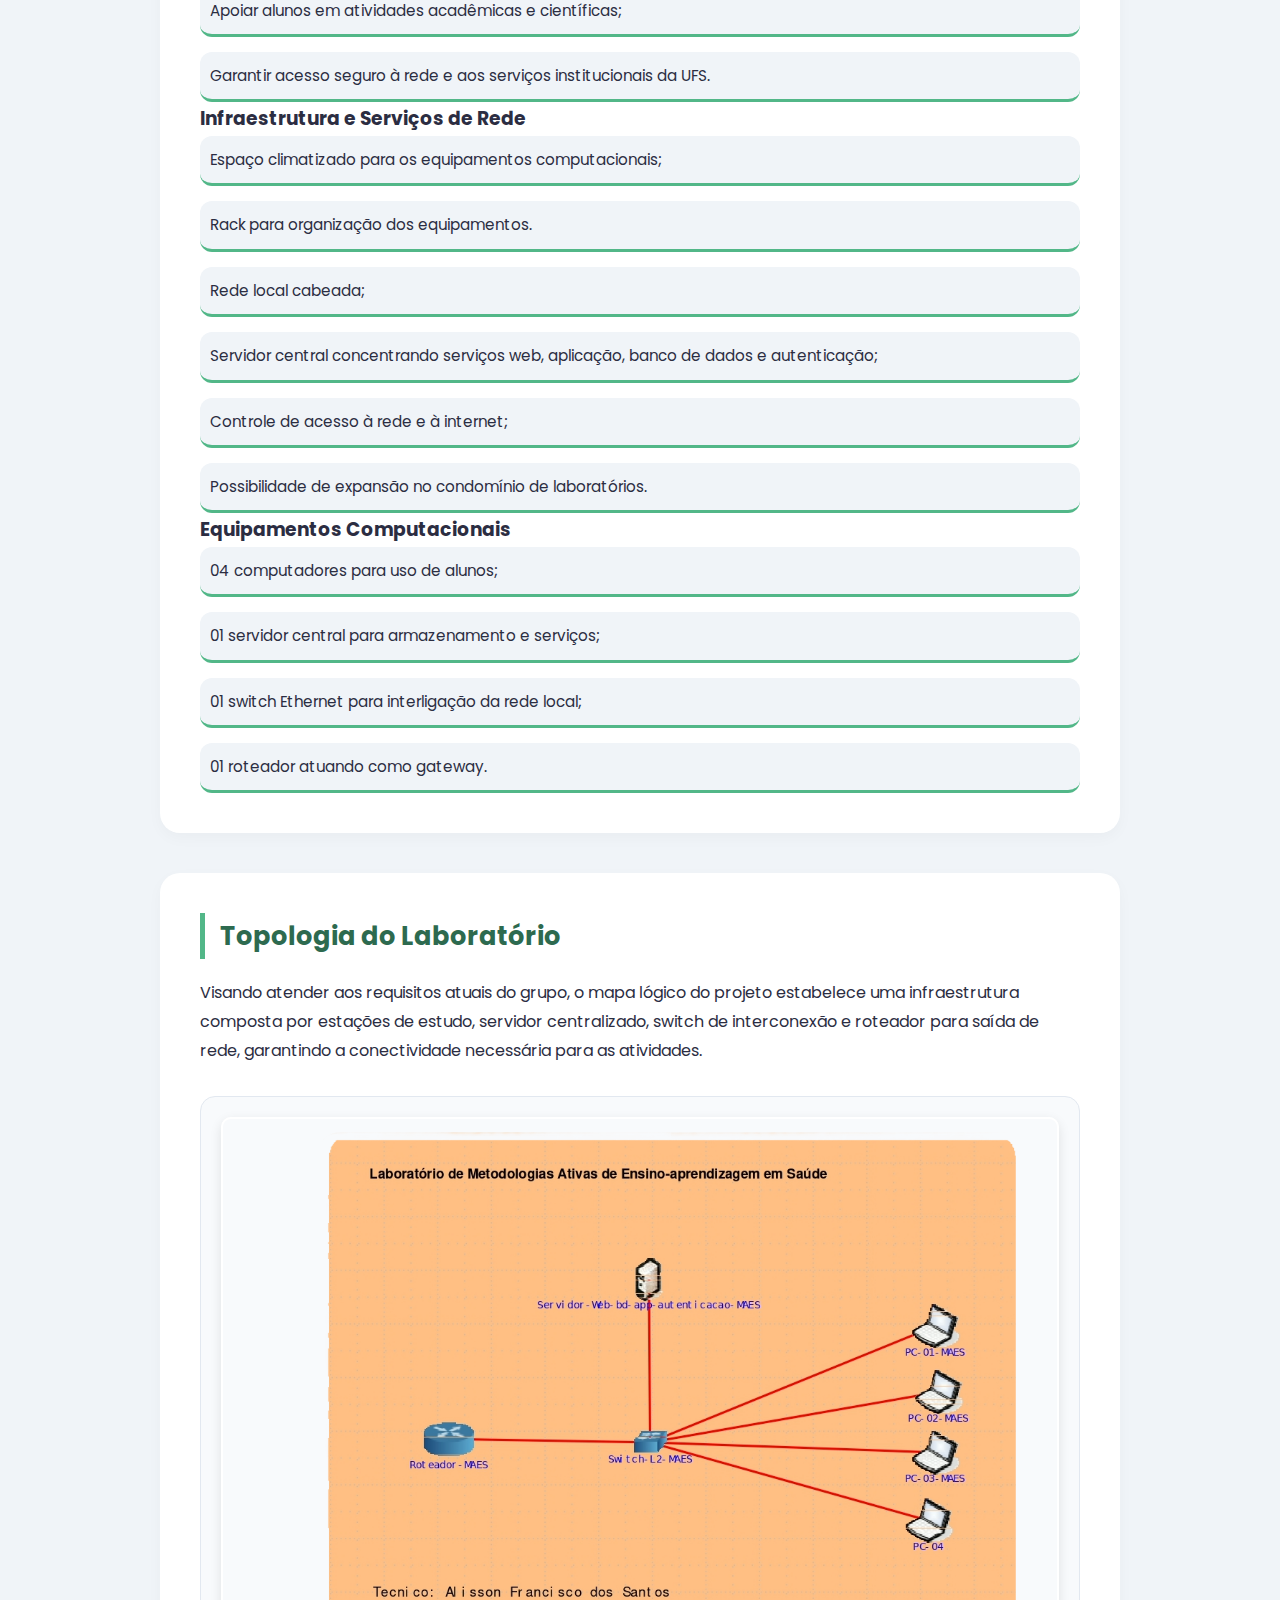
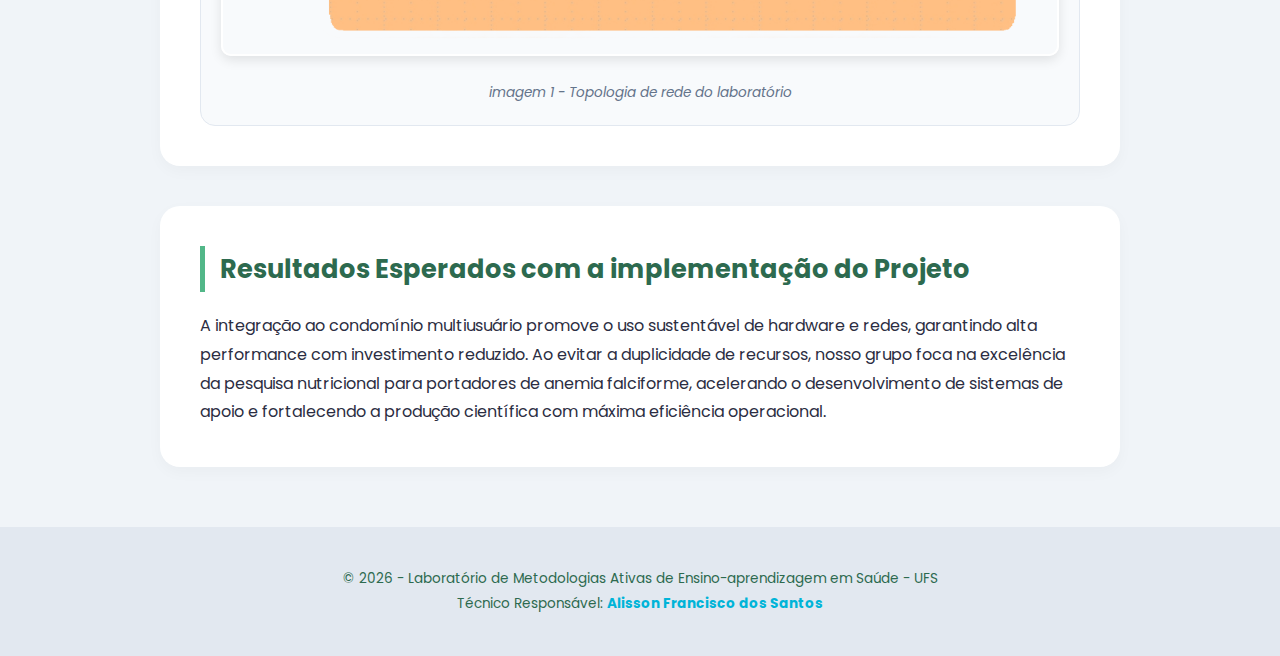
<file: web-server/Lab5-MAES-Alisson/index.html>
<!DOCTYPE html>
<html lang="pt-BR">

<head>
    <meta charset="UTF-8">
    <meta name="viewport" content="width=device-width, initial-scale=1.0">
    <title>Metodologias Ativas de Ensino-aprendizagem em Saúde</title>
    <link rel="stylesheet" href="./style.css">
</head>

<body>

    <header>
        <h1>
            Proposta do Laboratório de<br> Metodologias Ativas de Ensino-aprendizagem em Saúde
        </h1>

    </header>

    <nav>
        <ul>
            <li><a href="#sobre">Sobre</a></li>
            <li><a href="#Laboratorio">Laboratório</a></li>
            <li><a href="#requisitos">Requisitos</a></li>
            <li><a href="#topologia">Topologia</a></li>
            <li><a href="#resultados">Resultados esperados</a></li>
        </ul>
    </nav>

    <main>

        <section id="sobre">
            <h2>Sobre o Grupo de Pesquisa</h2>
            <p>
                Referência em inovação e saúde no Campus Lagarto, nosso grupo investiga o conhecimento nutricional na
                anemia falciforme, integrando metodologias ativas e tecnologia para potencializar o suporte dietético e
                a produção científica com máxima eficiência de infraestrutura.
            </p>
            <br>
            <p><strong>Localização:</strong> Centro 13 - Campus Lagarto - UFS</p>
            <p><strong>Líder do Grupo:</strong> Ana Carolina Mascarenhas Oliveira</p>

        </section>

        <section>
            <h2>Área de Conhecimento</h2>
            <ul>
                <li><strong>Área:</strong> Ciências da Saúde</li>
                <li><strong>Subárea:</strong> Saúde Coletiva</li>
            </ul>
        </section>




        <section id="Laboratorio">
            <h2>Sobre o Laboratório</h2>
            <p>
                A implementação do laboratório priorizou a racionalização de investimentos, utilizando a centralização
                de dados e a infraestrutura compartilhada para eliminar redundâncias operacionais, garantindo o suporte
                acadêmico e científico com o máximo aproveitamento dos ativos computacionais.
            </p>
            <br>
            <p><strong>Técnico responsavel:</strong> Alisson Francisco dos Santos.</p>

        </section>


        <section id="requisitos">
            <h2>Requisitos e Necessidades do Laboratório</h2>
            <h3>Objetivos do Projeto de Laboratório</h3>
            <ul>
                <li>Disponibilizar infraestrutura computacional para apoio às pesquisas do grupo;</li>
                <li>Permitir análise de dados;</li>
                <li>Apoiar alunos em atividades acadêmicas e científicas;</li>
                <li>Garantir acesso seguro à rede e aos serviços institucionais da UFS.</li>
            </ul>

            <h3>Infraestrutura e Serviços de Rede</h3>
            <ul>
                <li>Espaço climatizado para os equipamentos computacionais;</li>
                <li>Rack para organização dos equipamentos.</li>
                <li>Rede local cabeada;</li>
                <li>Servidor central concentrando serviços web, aplicação, banco de dados e autenticação;</li>
                <li>Controle de acesso à rede e à internet;</li>
                <li>Possibilidade de expansão no condomínio de laboratórios.</li>
            </ul>

            <h3>Equipamentos Computacionais</h3>
            <ul>
                <li>04 computadores para uso de alunos;</li>
                <li>01 servidor central para armazenamento e serviços;</li>
                <li>01 switch Ethernet para interligação da rede local;</li>
                <li>01 roteador atuando como gateway.</li>
            </ul>

        </section>

        <section id="topologia">
            <h2>Topologia do Laboratório</h2>
            <p>
                Visando atender aos requisitos atuais do grupo, o mapa lógico do projeto estabelece uma infraestrutura
                composta por estações de estudo, servidor centralizado, switch de interconexão e roteador para saída de
                rede, garantindo a conectividade necessária para as atividades.
            </p>

            <div class="imagem-container">
                <img src="Topologia.png" alt="Topologia" class="img-fluid">
                <p class="legenda">imagem 1 - Topologia de rede do laboratório</p>
            </div>
        </section>



        <section id="resultados">
            <h2>Resultados Esperados com a implementação do Projeto</h2>
            <p>
                A integração ao condomínio multiusuário promove o uso sustentável de hardware e redes, garantindo alta
                performance com investimento reduzido. Ao evitar a duplicidade de recursos, nosso grupo foca na
                excelência da pesquisa nutricional para portadores de anemia falciforme, acelerando o desenvolvimento de
                sistemas de apoio e fortalecendo a produção científica com máxima eficiência operacional.
            </p>
        </section>


    </main>

    <footer>
        <p>© 2026 - Laboratório de Metodologias Ativas de Ensino-aprendizagem em Saúde - UFS</p>
        <p>Técnico Responsável: <strong>Alisson Francisco dos Santos</strong></p>
    </footer>

</body>

</html>
</file>
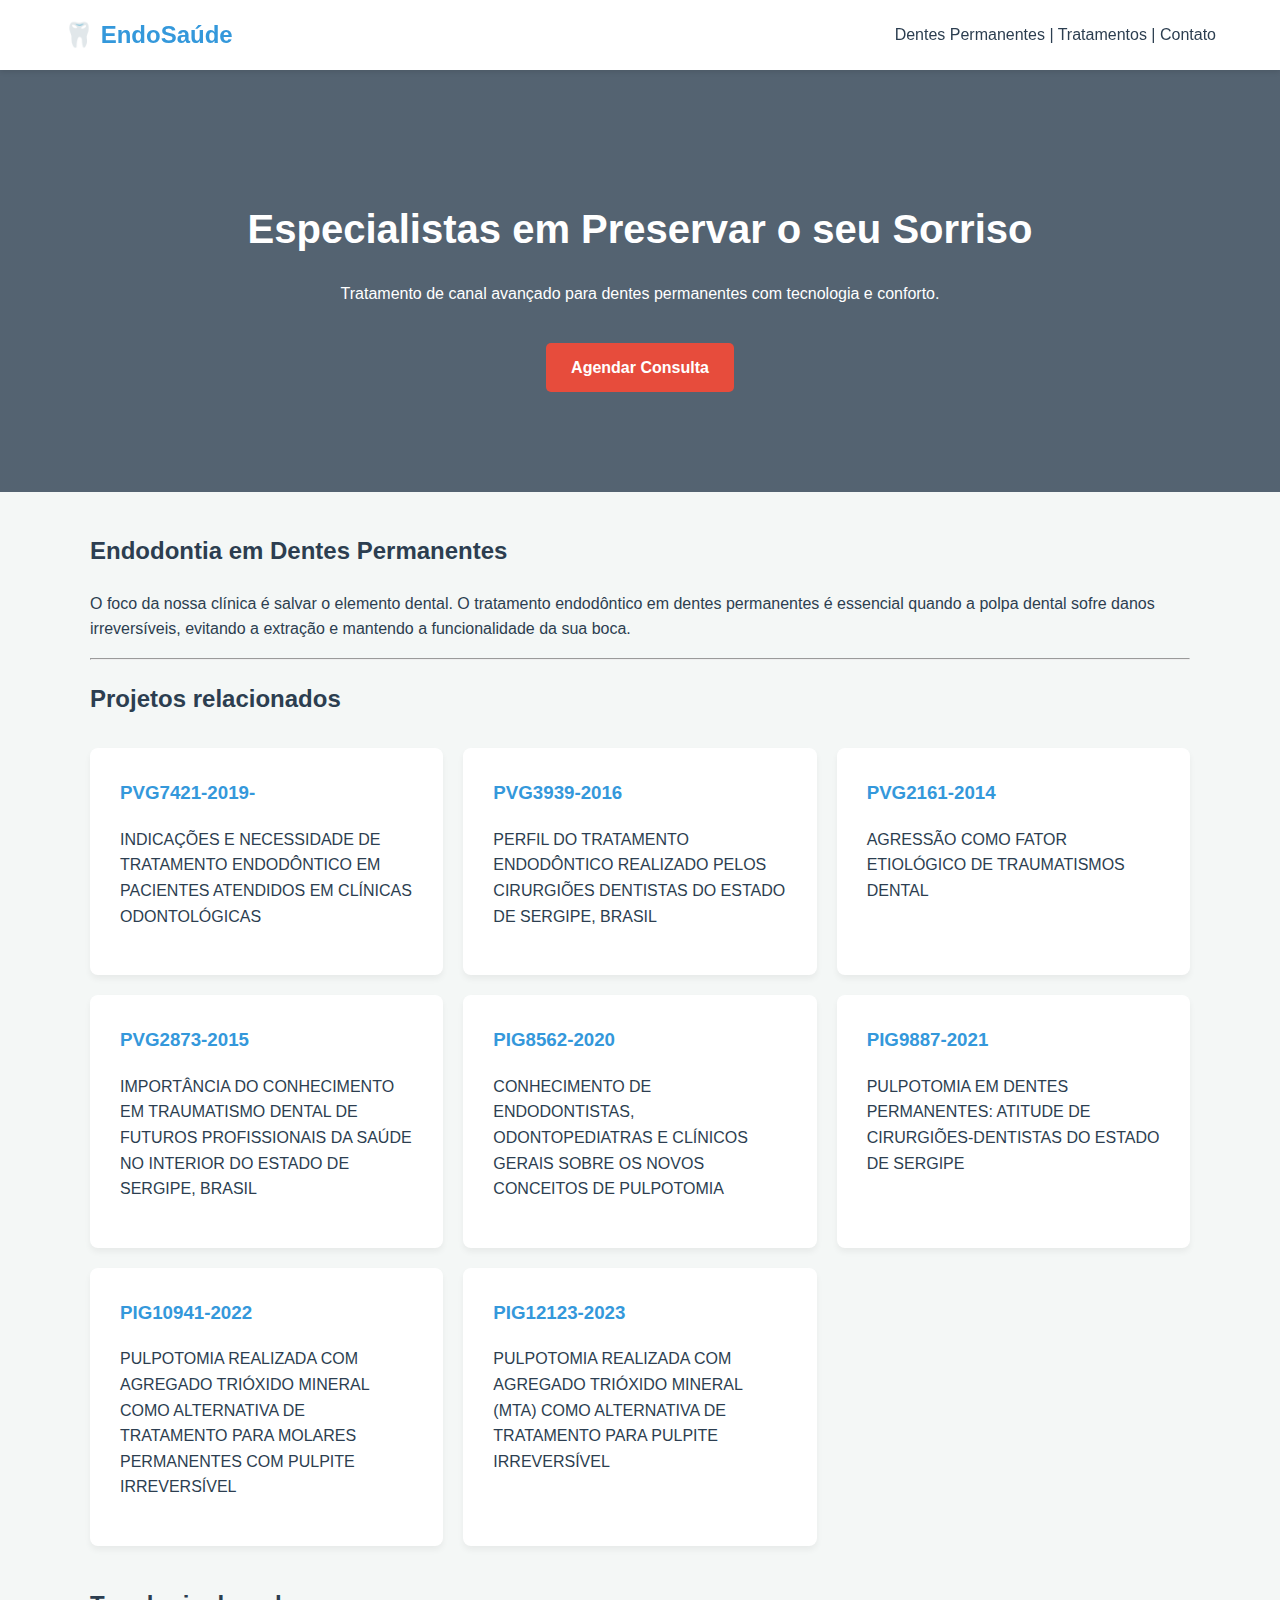
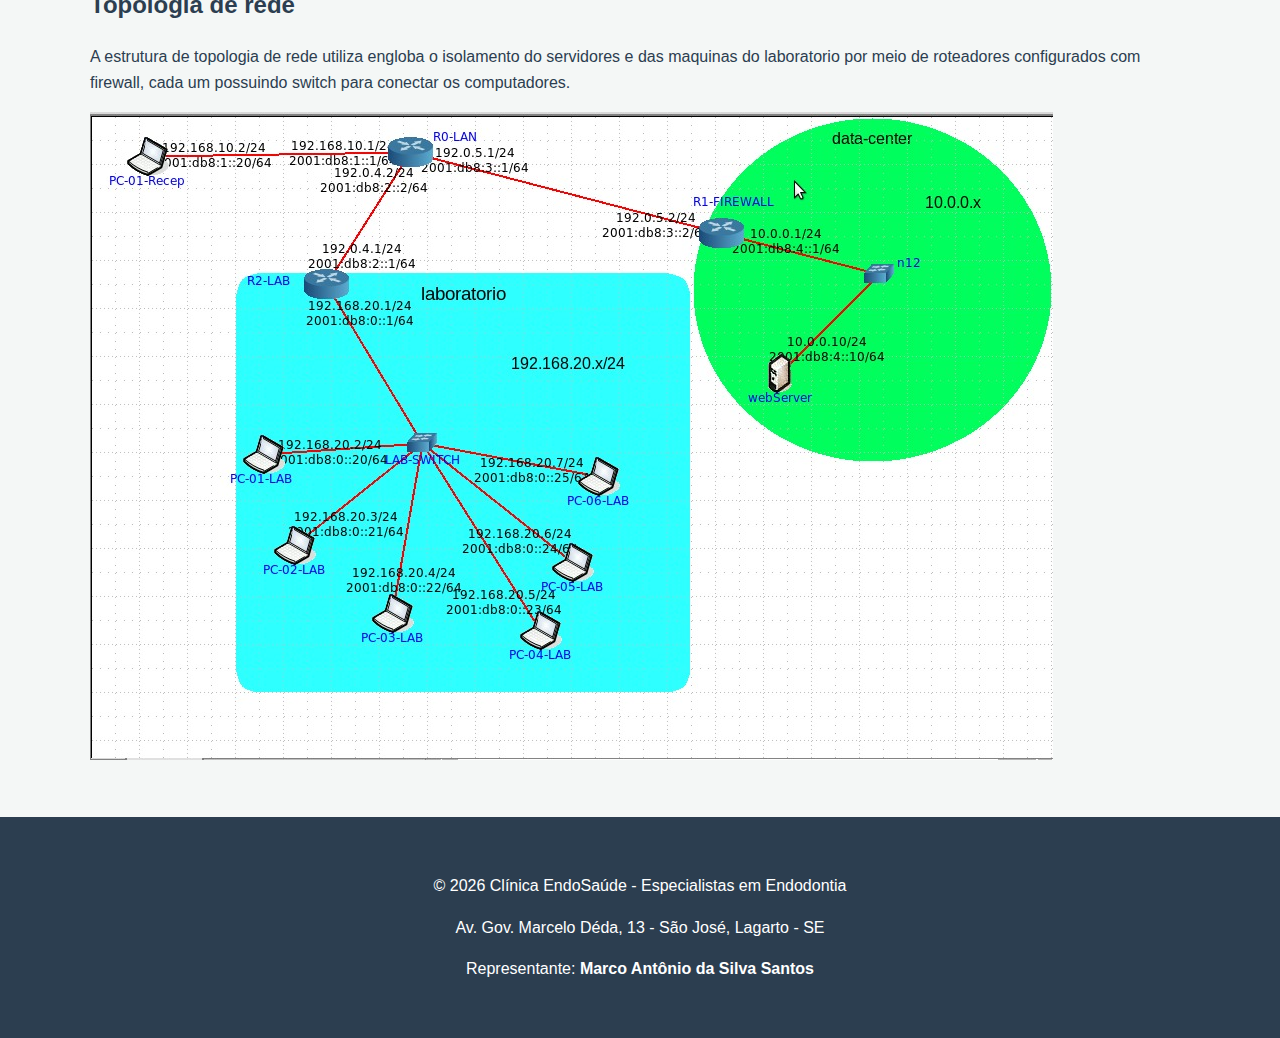
<file: web-server/lab3-Odonto-Marco/static/index.html>
<!DOCTYPE html>
<html lang="pt-br">

<head>
    <meta charset="UTF-8">
    <meta name="viewport" content="width=device-width, initial-scale=1.0">
    <title>EndoSaúde | Especialista em Dentes Permanentes</title>
    <link rel="stylesheet" href="style.css">
</head>

<body>

    <header>
        <div class="logo">🦷 EndoSaúde</div>
        <nav>Dentes Permanentes | Tratamentos | Contato</nav>
    </header>

    <section class="hero">
        <h1>Especialistas em Preservar o seu Sorriso</h1>
        <p>Tratamento de canal avançado para dentes permanentes com tecnologia e conforto.</p>
        <a href="#" class="cta-button">Agendar Consulta</a>
    </section>

    <div class="container">
        <section>
            <h2>Endodontia em Dentes Permanentes</h2>
            <p>O foco da nossa clínica é salvar o elemento dental. O tratamento endodôntico em dentes permanentes é
                essencial quando a polpa dental sofre danos irreversíveis, evitando a extração e mantendo a
                funcionalidade da sua boca.</p>
            <hr>
            <h2>Projetos relacionados</h2>
            <div class="grid">
                <div class="card">
                    <h3>PVG7421-2019-</h3>
                    <p>INDICAÇÕES E NECESSIDADE DE TRATAMENTO ENDODÔNTICO EM PACIENTES ATENDIDOS EM CLÍNICAS
                        ODONTOLÓGICAS</p>
                </div>
                <div class="card">
                    <h3>PVG3939-2016</h3>
                    <p>PERFIL DO TRATAMENTO ENDODÔNTICO REALIZADO PELOS CIRURGIÕES DENTISTAS DO ESTADO DE SERGIPE,
                        BRASIL</p>
                </div>
                <div class="card">
                    <h3>
                        PVG2161-2014
                    </h3>
                    <p>AGRESSÃO COMO FATOR ETIOLÓGICO DE TRAUMATISMOS DENTAL</p>
                </div>
                <div class="card">
                    <h3>PVG2873-2015</h3>
                    <p>IMPORTÂNCIA DO CONHECIMENTO EM TRAUMATISMO DENTAL DE FUTUROS PROFISSIONAIS DA SAÚDE NO INTERIOR
                        DO ESTADO DE SERGIPE, BRASIL</p>
                </div>
                <div class="card">
                    <h3>PIG8562-2020</h3>
                    <p>CONHECIMENTO DE ENDODONTISTAS, ODONTOPEDIATRAS E CLÍNICOS GERAIS SOBRE OS NOVOS CONCEITOS DE
                        PULPOTOMIA</p>
                </div>
                <div class="card">
                    <h3>PIG9887-2021</h3>
                    <p>
                        PULPOTOMIA EM DENTES PERMANENTES: ATITUDE DE CIRURGIÕES-DENTISTAS DO ESTADO DE SERGIPE
                    </p>
                </div>
                <div class="card">
                    <h3>PIG10941-2022</h3>
                    <p>PULPOTOMIA REALIZADA COM AGREGADO TRIÓXIDO MINERAL COMO ALTERNATIVA DE TRATAMENTO PARA MOLARES
                        PERMANENTES COM PULPITE IRREVERSÍVEL</p>
                </div>
                <div class="card">
                    <h3>PIG12123-2023</h3>
                    <p>
                        PULPOTOMIA REALIZADA COM AGREGADO TRIÓXIDO MINERAL (MTA) COMO ALTERNATIVA DE TRATAMENTO PARA
                        PULPITE IRREVERSÍVEL
                    </p>
                </div>
            </div>


        </section>

    </div>
    <div class="container">
        <section>
            <h2>Topologia de rede</h2>

            <p>A estrutura de topologia de rede utiliza engloba o isolamento do servidores e das maquinas do laboratorio
                por
                meio de roteadores configurados com firewall, cada um possuindo switch para conectar os computadores.
            </p>
            <img src="../imgs/odonto-lab.jpeg" alt="Topologia">
        </section>
    </div>

    <footer>
        <p>&copy; 2026 Clínica EndoSaúde - Especialistas em Endodontia</p>
        <p>Av. Gov. Marcelo Déda, 13 - São José, Lagarto - SE</p>
        <p>Representante: <strong>Marco Antônio da Silva Santos</strong></p>
    </footer>

</body>

</html>
</file>
<file: lab1-edusaude-gessica/site/style.css>
* {
    margin: 0;
    padding: 0;
    box-sizing: border-box;
    font-family: Arial, Helvetica, sans-serif;
}

body {
    background-color: #f4f6f8;
    color: #333;
    line-height: 1.6;
}

header {
    background-color: #003366;
    color: #ffffff;
    padding: 30px 20px;
    text-align: center;
}

header h1 {
    font-size: 26px;
    margin-bottom: 10px;
}

nav {
    background-color: #0055a5;
}

nav ul {
    list-style: none;
    display: flex;
    justify-content: center;
    flex-wrap: wrap;
}

nav ul li {
    margin: 10px 15px;
}

nav ul li a {
    color: #ffffff;
    text-decoration: none;
    font-weight: bold;
}

nav ul li a:hover {
    text-decoration: underline;
}

main {
    max-width: 900px;
    margin: 30px auto;
    padding: 0 20px;
}

section {
    background-color: #ffffff;
    padding: 20px;
    margin-bottom: 25px;
    border-radius: 6px;
    box-shadow: 0 0 5px rgba(0,0,0,0.05);
}

section h2 {
    color: #003366;
    margin-bottom: 15px;
}

section h3 {
    color: #0055a5;
    margin-top: 15px;
    margin-bottom: 10px;
    font-size: 16px;
}

section ul {
    margin-left: 20px;
    margin-bottom: 10px;
    font-size: 14px;
}

.imagem {
    text-align: center;
}

.imagem img {
    margin-top: 1rem;
    width: 100%;
    max-width: 700px;
    border: 1px solid #ccc;
    border-radius: 4px;
}

.legenda {
    font-size: 13px;
    margin-top: 8px;
    color: #555;
}

footer {
    background-color: #003366;
    color: #ffffff;
    text-align: center;
    padding: 20px;
    font-size: 14px;
}
</file>
<file: lab2-Odonto-Marco/static/style.css>
:root {
    --primary: #2c3e50;
    --secondary: #3498db;
    --accent: #e74c3c;
    --light: #f4f7f6;
    --white: #ffffff;
}

body {
    font-family: 'Segoe UI', Tahoma, Geneva, Verdana, sans-serif;
    margin: 0;
    line-height: 1.6;
    color: var(--primary);
    background-color: var(--light);
}

header {
    background-color: var(--white);
    padding: 1rem 5%;
    display: flex;
    justify-content: space-between;
    align-items: center;
    box-shadow: 0 2px 5px rgba(0,0,0,0.1);
    position: sticky;
    top: 0;
    z-index: 1000;
}

.logo {
    font-size: 1.5rem;
    font-weight: bold;
    color: var(--secondary);
}

.hero {
    background: linear-gradient(rgba(44, 62, 80, 0.8), rgba(44, 62, 80, 0.8)), 
                url('https://images.unsplash.com/photo-1629909613654-28e377c37b09?auto=format&fit=crop&w=1350&q=80');
    background-size: cover;
    background-position: center;
    color: white;
    padding: 100px 5%;
    text-align: center;
}

.hero h1 { font-size: 2.5rem; margin-bottom: 20px; }

.container {
    max-width: 1100px;
    margin: 40px auto;
    padding: 0 20px;
}

.grid {
    display: grid;
    grid-template-columns: repeat(auto-fit, minmax(300px, 1fr));
    gap: 20px;
    margin-top: 30px;
}

.card {
    background: var(--white);
    padding: 30px;
    border-radius: 8px;
    box-shadow: 0 4px 6px rgba(0,0,0,0.05);
    transition: transform 0.3s ease;
}

.card:hover { transform: translateY(-5px); }
.card h3 { color: var(--secondary); margin-top: 0; }

.cta-button {
    background-color: var(--accent);
    color: white;
    padding: 12px 25px;
    text-decoration: none;
    border-radius: 5px;
    font-weight: bold;
    display: inline-block;
    margin-top: 20px;
}

footer {
    background: var(--primary);
    color: white;
    text-align: center;
    padding: 40px 0;
    margin-top: 50px;
}
</file>
<file: web-server/Lab5-MAES-Alisson/style.css>
/* Importação de fonte moderna */
@import url('https://fonts.googleapis.com/css2?family=Poppins:wght@300;400;600&display=swap');

:root {
    --primary: #00b4d8;       /* Azul Tiffany */
    --secondary: #2d6a4f;     /* Verde Saúde */
    --accent: #52b788;        /* Verde Menta */
    --bg-body: #f0f4f8;       /* Cinza Azulado muito claro */
    --white: #ffffff;
    --text: #2b2d42;
    --glass: rgba(255, 255, 255, 0.8);
}

* {
    margin: 0;
    padding: 0;
    box-sizing: border-box;
    font-family: 'Poppins', sans-serif;
}

body {
    background-color: var(--bg-body);
    color: var(--text);
    line-height: 1.8;
}

/* Header com degradê suave */
header {
    background: linear-gradient(135deg, var(--secondary), var(--primary));
    color: var(--white);
    padding: 60px 20px;
    text-align: center;
    clip-path: polygon(0 0, 100% 0, 100% 85%, 0 100%); /* Corte diagonal moderno */
}

header h1 {
    font-size: 2.2rem;
    font-weight: 600;
    letter-spacing: -1px;
}

/* Navegação Flutuante */
nav {
    background: var(--glass);
    backdrop-filter: blur(10px);
    position: sticky;
    top: 20px;
    width: 90%;
    max-width: 800px;
    margin: -30px auto 40px;
    border-radius: 50px;
    box-shadow: 0 10px 30px rgba(0,0,0,0.1);
    z-index: 1000;
}

nav ul {
    list-style: none;
    display: flex;
    justify-content: center;
    padding: 10px;
}

nav ul li a {
    color: var(--secondary);
    text-decoration: none;
    font-weight: 600;
    padding: 10px 15px;
    font-size: 0.9rem;
    transition: 0.3s;
}

nav ul li a:hover {
    color: var(--primary);
    background: rgba(0, 180, 216, 0.1);
    border-radius: 20px;
}

/* Conteúdo Principal */
main {
    max-width: 1000px;
    margin: 0 auto;
    padding: 20px;
}

/* Seções estilo "Card" */
section {
    background: var(--white);
    margin-bottom: 40px;
    padding: 40px;
    border-radius: 20px;
    box-shadow: 0 5px 15px rgba(0,0,0,0.03);
    transition: transform 0.3s ease;
}

section:hover {
    transform: translateY(-5px);
}

section h2 {
    color: var(--secondary);
    margin-bottom: 20px;
    border-left: 5px solid var(--accent);
    padding-left: 15px;
    font-size: 1.6rem;
}



.imagem-container {
    text-align: center;
    margin-top: 30px;
    padding: 20px;
    background: #f8fafc;
    border-radius: 15px;
    border: 1px solid #e2e8f0;
}

.img-fluid {
    max-width: 100%;
    height: auto;
    border-radius: 10px;
    box-shadow: 0 4px 12px rgba(0,0,0,0.1);
    border: 2px solid var(--white);
}

.legenda {
    margin-top: 15px;
    font-size: 0.85rem;
    color: #64748b;
    font-style: italic;
}

/* Lista de Infraestrutura e Requisitos */
section ul {
    list-style: none;
    display: grid;
   
    gap: 15px;
}

section ul li {
    background: var(--bg-body);
    padding: 10px;
    border-radius: 12px;
    font-size: 0.95rem;
    border-bottom: 3px solid var(--accent);
}

/* Footer Simples e Elegante */
footer {
    text-align: center;
    padding: 40px;
    background: #e2e8f0;
    color: var(--secondary);
    font-size: 0.85rem;
}

footer strong {
    color: var(--primary);
}

/* Responsividade */
@media (max-width: 768px) {
    header h1 { font-size: 1.6rem; }
    nav { width: 95%; top: 10px; }
    nav ul li a { padding: 5px 8px; font-size: 0.8rem; }
    section { padding: 25px; }
}
</file>
<file: web-server/lab3-Odonto-Marco/static/style.css>
:root {
    --primary: #2c3e50;
    --secondary: #3498db;
    --accent: #e74c3c;
    --light: #f4f7f6;
    --white: #ffffff;
}

body {
    font-family: 'Segoe UI', Tahoma, Geneva, Verdana, sans-serif;
    margin: 0;
    line-height: 1.6;
    color: var(--primary);
    background-color: var(--light);
}

header {
    background-color: var(--white);
    padding: 1rem 5%;
    display: flex;
    justify-content: space-between;
    align-items: center;
    box-shadow: 0 2px 5px rgba(0,0,0,0.1);
    position: sticky;
    top: 0;
    z-index: 1000;
}

.logo {
    font-size: 1.5rem;
    font-weight: bold;
    color: var(--secondary);
}

.hero {
    background: linear-gradient(rgba(44, 62, 80, 0.8), rgba(44, 62, 80, 0.8)), 
                url('https://images.unsplash.com/photo-1629909613654-28e377c37b09?auto=format&fit=crop&w=1350&q=80');
    background-size: cover;
    background-position: center;
    color: white;
    padding: 100px 5%;
    text-align: center;
}

.hero h1 { font-size: 2.5rem; margin-bottom: 20px; }

.container {
    max-width: 1100px;
    margin: 40px auto;
    padding: 0 20px;
}

.grid {
    display: grid;
    grid-template-columns: repeat(auto-fit, minmax(300px, 1fr));
    gap: 20px;
    margin-top: 30px;
}

.card {
    background: var(--white);
    padding: 30px;
    border-radius: 8px;
    box-shadow: 0 4px 6px rgba(0,0,0,0.05);
    transition: transform 0.3s ease;
}

.card:hover { transform: translateY(-5px); }
.card h3 { color: var(--secondary); margin-top: 0; }

.cta-button {
    background-color: var(--accent);
    color: white;
    padding: 12px 25px;
    text-decoration: none;
    border-radius: 5px;
    font-weight: bold;
    display: inline-block;
    margin-top: 20px;
}

footer {
    background: var(--primary);
    color: white;
    text-align: center;
    padding: 40px 0;
    margin-top: 50px;
}
</file>
<file: web-server/style.css>
/* Reset e Configurações Gerais */
* {
    margin: 0;
    padding: 0;
    box-sizing: border-box;
    font-family: 'Segoe UI', Tahoma, Geneva, Verdana, sans-serif;
}

body {
    background-color: #f4f6f9;
    color: #333;
    line-height: 1.6;
}

/* Header */
header {
    background-color: #004a8f; /* Azul UFS */
    color: white;
    padding: 1rem 0;
    position: sticky;
    top: 0;
    z-index: 1000;
    box-shadow: 0 2px 5px rgba(0,0,0,0.1);
}

.header-content {
    max-width: 1200px;
    margin: 0 auto;
    display: flex;
    justify-content: space-between;
    align-items: center;
    padding: 0 20px;
}

.logo {
    font-size: 1.2rem;
    font-weight: bold;
}

header nav a {
    color: white;
    text-decoration: none;
    margin-left: 20px;
    font-weight: 500;
    transition: opacity 0.3s;
}

header nav a:hover {
    opacity: 0.8;
    text-decoration: underline;
}

/* Container Principal */
.container {
    max-width: 1000px;
    margin: 40px auto;
    padding: 0 20px;
}

.intro {
    text-align: center;
    margin-bottom: 30px;
}

h1 {
    color: #004a8f;
    margin-bottom: 10px;
}

/* Grid de Botões (Dashboard) */
.grid-buttons {
    display: grid;
    grid-template-columns: repeat(auto-fit, minmax(250px, 1fr));
    gap: 20px;
}

.btn {
    display: flex;
    flex-direction: column;
    align-items: center;
    justify-content: center;
    padding: 30px;
    border-radius: 12px;
    text-decoration: none;
    color: white;
    font-weight: bold;
    text-align: center;
    transition: transform 0.2s, box-shadow 0.2s;
    box-shadow: 0 4px 6px rgba(0,0,0,0.1);
}

.btn:hover {
    transform: translateY(-5px);
    box-shadow: 0 8px 12px rgba(0,0,0,0.15);
}

.btn .icon {
    font-size: 2rem;
    margin-bottom: 10px;
    display: block;
}

/* Cores Específicas dos Botões */
.btn-edu { background: linear-gradient(135deg, #3498db, #2980b9); }
.btn-coletivo { background: linear-gradient(135deg, #2ecc71, #27ae60); }
.btn-odonto { background: linear-gradient(135deg, #9b59b6, #8e44ad); }
.btn-lab4 { background: linear-gradient(135deg, #e67e22, #d35400); }
.btn-lab5 { background: linear-gradient(135deg, #e74c3c, #c0392b); }
.btn-fisio { background: linear-gradient(135deg, #1abc9c, #16a085); }

.divider {
    border: 0;
    height: 1px;
    background: #ddd;
    margin: 50px auto;
    max-width: 1000px;
}

/* --- SEÇÃO DE PLANTA BAIXA --- */
.planta-section {
    background: white;
    padding: 30px;
    border-radius: 15px;
    box-shadow: 0 2px 10px rgba(0,0,0,0.05);
}

.section-header {
    margin-bottom: 25px;
    border-left: 5px solid #004a8f;
    padding-left: 15px;
}

.planta-container {
    display: flex;
    flex-wrap: wrap;
    gap: 30px;
}

.map-viewer {
    flex: 2;
    min-width: 300px;
    background: #eee;
    border: 1px solid #ddd;
    border-radius: 8px;
    overflow: hidden;
    position: relative;
    cursor: pointer;
}

.map-viewer img {
    width: 100%;
    height: auto;
    display: block;
    transition: transform 0.3s;
}

.map-viewer:hover img {
    transform: scale(1.02);
}

footer {
    text-align: center;
    padding: 20px;
    color: #777;
    font-size: 0.9rem;
    margin-top: 40px;
}

/* Responsividade */
@media (max-width: 768px) {
    .planta-container {
        flex-direction: column;
    }
}
</file>
